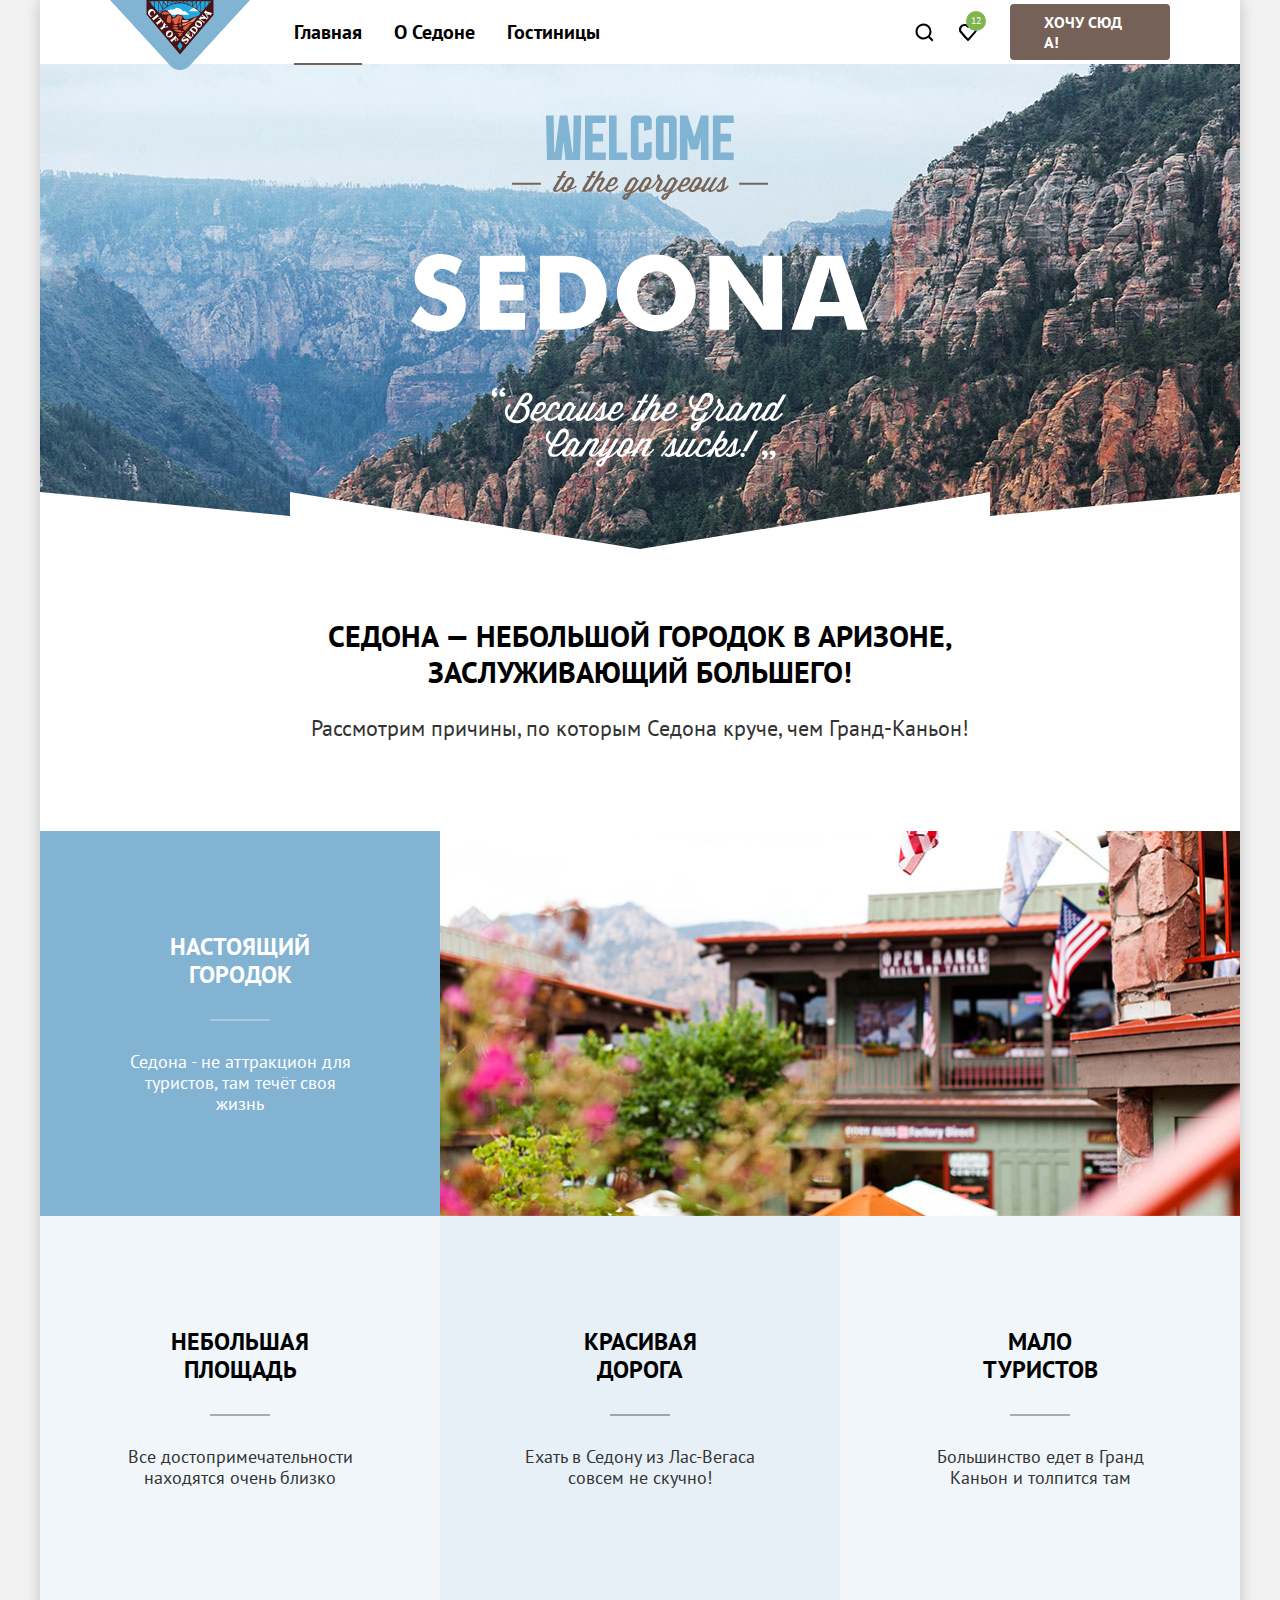
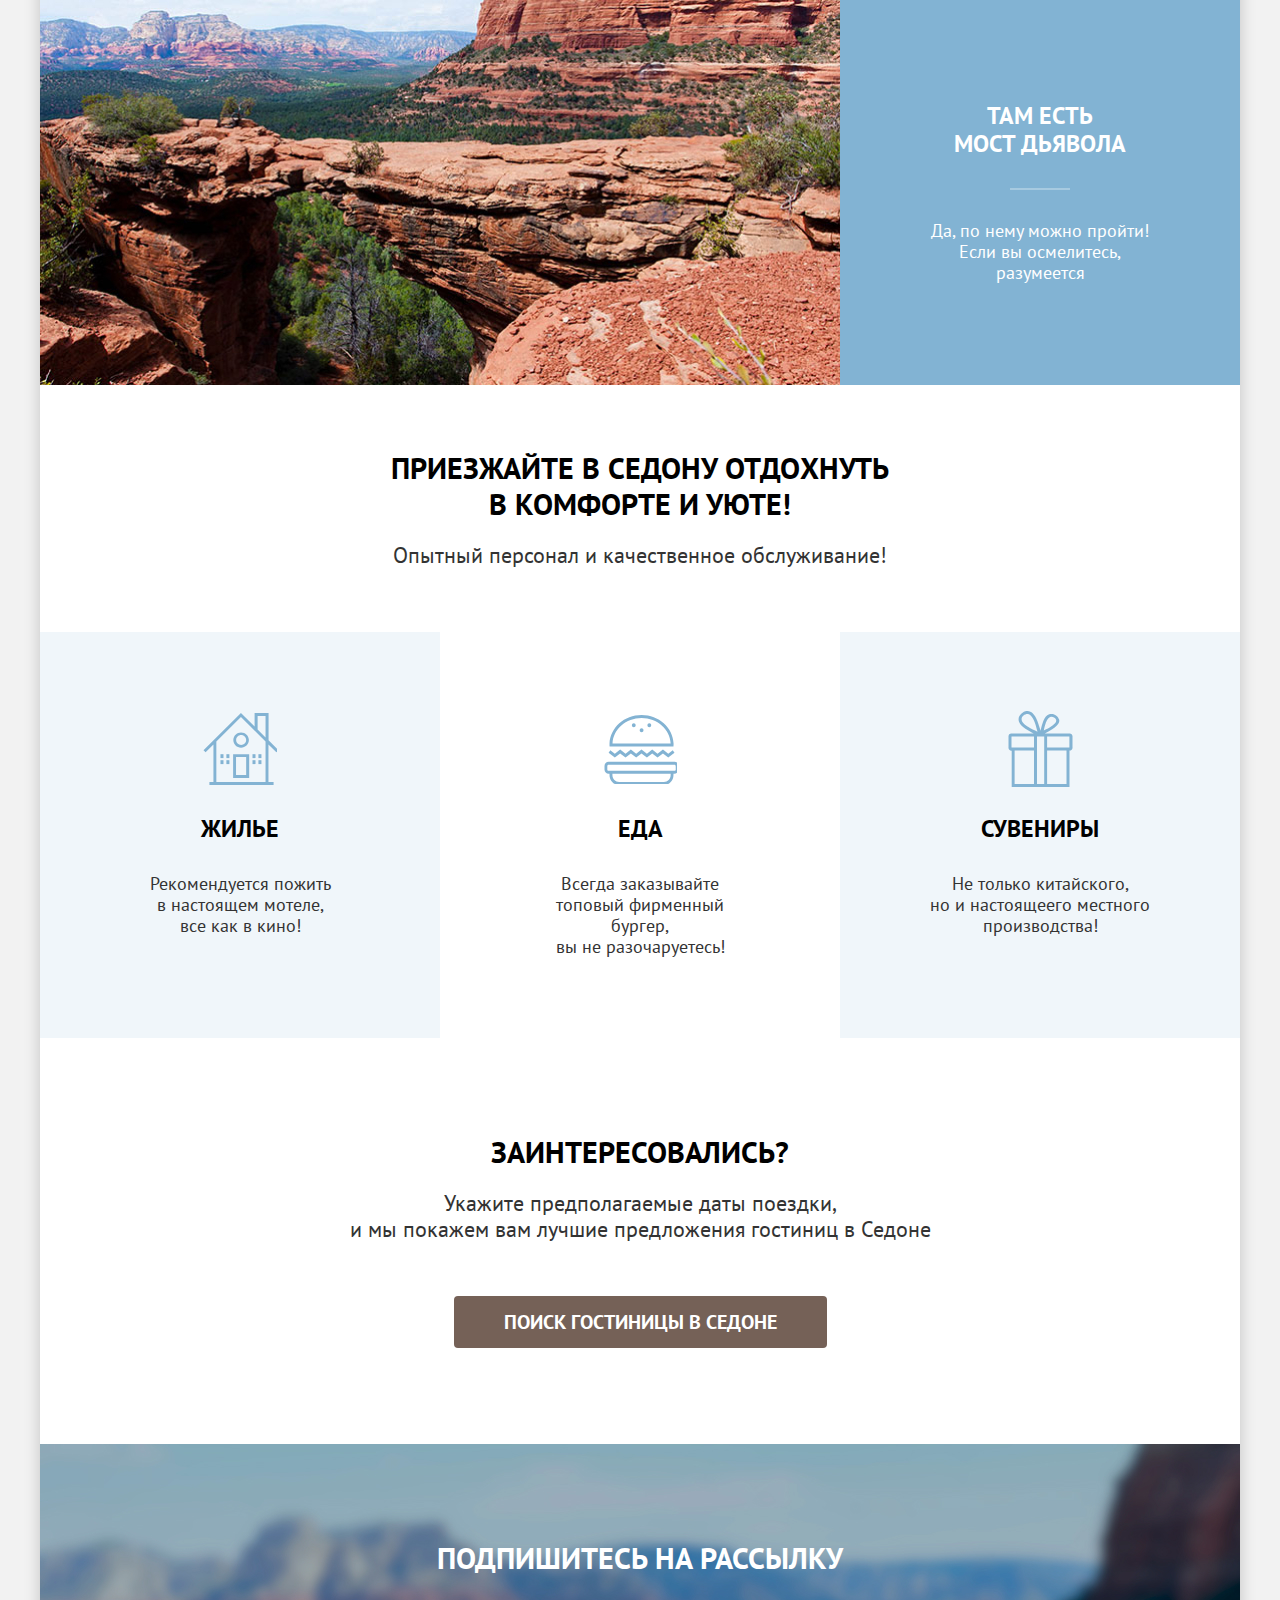
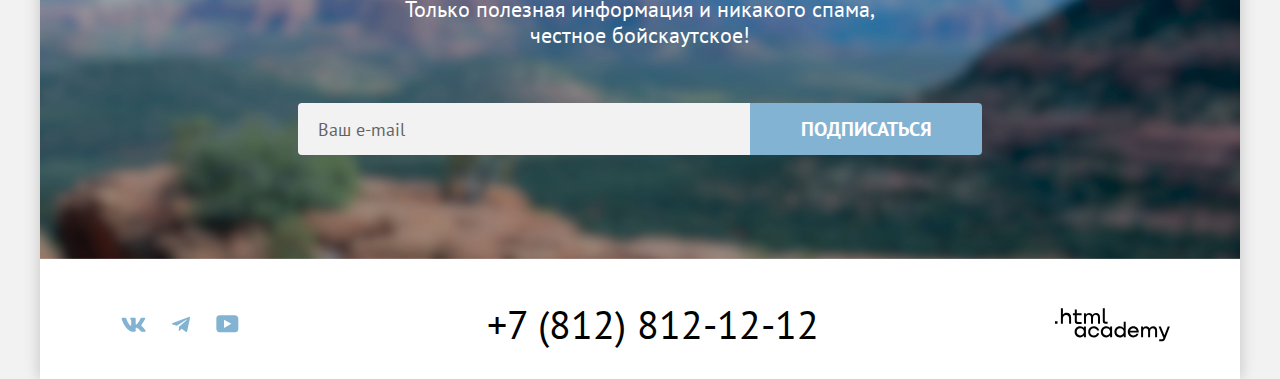
<file: index.html>
<!DOCTYPE html>
<html lang="ru">
  <head>
    <meta charset="utf-8">
    <title>Седона. Городок в Аризоне</title>
    <link rel="stylesheet" href="styles/style.css">
    <link rel="icon" type="image/png" sizes="32x32" href="images/favicon.png">
  </head>
  <body>
    <div class="page-container">
      <header class="page-header" data-test="header">
        <nav class="navigation">
          <a class="navigation-logo">
            <img class="page-header-logo" src="images/svg/logo.svg" width="140" height="70" alt="Логотип города Седона">
          </a>
          <ul class="navigation-list">
            <li class="navigation-item">
              <a class="navigation-link navigation-link-current">Главная</a>
            </li>
            <li class="navigation-item">
              <a class="navigation-link"> О Седоне</a>
            </li>
            <li class="navigation-item">
              <a class="navigation-link" href="catalog.html">Гостиницы</a>
            </li>
          </ul>
          <ul class="navigation-list navigation-user">
              <li class="navigation-item">
              <a class="navigation-link" href="#">
                <svg class="navigation-icon" aria-hidden="true" focusable="false" xmlns="http://www.w3.org/2000/svg"
                    width="19" height="19" viewBox="0 0 19 19" fill="currentColor">
                  <path
                      d="m18.5 17-3.7-3.67c1-1.3 1.7-2.98 1.7-4.87A8 8 0 0 0 8.5.5C4.1.5.5 4.18.5 8.56a8 8 0 0 0 12.9 6.26l3.7 3.68 1.4-1.5Zm-10-2.48a6 6 0 0 1-6-5.96 6 6 0 0 1 12 0 6 6 0 0 1-6 5.96Z" />
                </svg>
                <span class="visually-hidden">Поиск</span></a>
            </li>
            <li class="navigation-item">
              <a class="navigation-link" href="#">
                <svg class="navigation-icon" aria-hidden="true" focusable="false" xmlns="http://www.w3.org/2000/svg"
                    width="18" height="17" viewBox="0 0 18 17" fill="currentColor">
                  <path
                      d="M8.9 17a.9.9 0 0 1-.8-.4c-5.4-6.1-6.7-7.5-7-7.9A5.4 5.4 0 0 1 5.5 0C6.8 0 8 .5 9 1.3a5.46 5.46 0 0 1 9 4.1c0 1.3-.5 2.5-1.3 3.4l-7 7.9c-.2.2-.4.3-.8.3Zm-6-9.5c.3.4 3.5 4 6.1 6.9l6.2-7c.5-.5.7-1.2.7-2 0-1.8-1.5-3.3-3.3-3.3-1 0-2 .5-2.7 1.3-.3.3-.6.4-.9.4-.3 0-.6-.2-.8-.4-.7-.8-1.7-1.3-2.7-1.3-1.8 0-3.3 1.5-3.3 3.3-.1.9.3 1.6.7 2.1-.1 0-.1 0 0 0Z" />
                  </svg>
                <span class="visually-hidden">Избранное</span>
                <span class="notification-badge">12</span></a>
            </li>
          </ul>
          <a class="button header-button" href="#search">Хочу сюда!</a>
        </nav>
      </header>
      <main class="main-container" data-test="main">
        <section class="hero" data-test="hero">
          <h1 class="visually-hidden">Седона - городок в Аризоне</h1>
          <img class="hero-img" src="images/svg/welcome.svg" width="458" height="352" alt="Welcome to the gorgeous Sedona, because the Crand Canyon sucks">
        </section>
        <section class="advantages" data-test="advantages">
          <div class="advantages-container">
            <h2 class="lead">Седона — небольшой городок в Аризоне,<br> заслуживающий большего!</h2>
            <p class="lead-top">Рассмотрим причины, по которым Седона круче, чем Гранд-Каньон!</p>
          </div>
          <ul class="advantages-list">
            <li class="advantages-item-wide">
              <div class="advantages-item-container">
                <h3 class="advantages-title"> Настоящий<br> городок</h3>
                <p class="advantages-description">Седона - не аттракцион для <br>туристов, там течёт своя <br>жизнь</p>
              </div>
              <img class="advantages-img" src="images/background/photo-street.jpg" width="800" height="385"  alt="Домики на фоне гор">
            </li>
            <li class="advantages-item">
              <h3 class="advantages-title"> Небольшая площадь</h3>
              <p class="advantages-description">Все достопримечательности <br>находятся очень близко</p>
            </li><li class="advantages-item advantages-item-three">
              <h3 class="advantages-title"> Красивая<br> дорога</h3>
              <p class="advantages-description">Ехать в Седону из Лас-Вегаса <br>совсем не скучно!</p>
            </li>
            <li class="advantages-item">
              <h3 class="advantages-title">Мало<br> туристов</h3>
              <p class="advantages-description">Большинство едет в Гранд <br>Каньон и толпится там</p>
            </li>
            <li class="advantages-item-wide advantages-item-wide-reverse">
              <div class="advantages-item-container">
                <h3 class="advantages-title"> Там есть <br>мост дьявола</h3>
                <p class="advantages-description">Да, по нему можно пройти! <br>Если вы осмелитесь, <br>разумеется</p>
              </div>
              <img class="advantages-img" src="images/background/photo-grand.jpg"  width="800" height="385" alt="Мост дъявола">
            </li>
          </ul>
        </section>
        <section class="infrastructure">
          <div class="services-container">
            <h2 class="services-title">Приезжайте в седону отдохнуть <br>в комфорте и уюте!</h2>
            <p class="service-lead-top">Опытный персонал и качественное обслуживание!</p>
          </div>
          <ul class="infrastructure-list">
            <li class="infrastructure-item infrastructure-accent">
              <h3 class="infrastructure-title infrastructure-housing">Жилье</h3>
              <p class="infrastructure-description">Рекомендуется пожить <br>в настоящем мотеле, <br>все как в кино!</p>
            </li>
            <li class="infrastructure-item">
              <h3 class="infrastructure-title infrastructure-food">Еда</h3>
              <p class="infrastructure-description">Всегда заказывайте <br>топовый фирменный бургер, <br>вы не разочаруетесь!</p>
            </li>
            <li class="infrastructure-item infrastructure-accent">
              <h3 class="infrastructure-title infrastructure-souvenirs">Сувениры</h3>
              <p class="infrastructure-description">Не только китайского, <br>но и настоящеего местного <br>производства!</p>
            </li>
          </ul>
        </section>
        <section class="search" data-test="search">
          <div class="search-container">
            <h2  class="search-title">Заинтересовались?</h2>
            <p class="search-description">Укажите предполагаемые даты поездки, <br> и мы покажем вам лучшие предложения гостиниц в Седоне</p>
            <button class="button search-button" type="button">Поиск гостиницы в Седоне</button>
          </div>
        </section>
        <section class="subscribe-theme-custom" data-test="subscribe">
          <div class="subscription-container">
            <h2 class="subscribe-title">Подпишитесь на рассылку</h2>
            <p class="subscribe-description">Только полезная информация и никакого спама,<br> честное бойскаутское!</p>
            <form class="subscribe-form" action="https://echo.htmlacademy.ru/" method="post"> 
              <p class="subscribe-form-name">
                <label class="visually-hidden" for="user-email">Почта для рассылки</label>
                <input class="subscription-form-email" type="email" id="user-email" name="user-email" placeholder="Ваш e-mail" required>
              </p>
              <button class="button subscribe-button" type="submit">Подписаться</button>
            </form>
          </div>
        </section>
      </main>
      <footer class="page-footer" data-test="footer">
        <h2 class="visually-hidden">Контакты</h2>
        <div class="page-footer-container">
          <ul class="footer-social-list">
            <li class="footer-social-item">
              <a class="footer-social-link" href="https://vk.com/htmlacademy">
                <svg class="footer-social-icon" aria-hidden="true" focusable="false" xmlns="http://www.w3.org/2000/svg"
                      width="25" height="15" viewBox="0 0 25 15" fill="currentColor">
                  <path fill-rule="evenodd"
                        d="M24.12 1.8c.16-.54 0-.94-.8-.94H20.7c-.67 0-.98.34-1.15.73 0 0-1.33 3.2-3.22 5.27-.61.6-.9.8-1.23.8-.16 0-.41-.2-.41-.75v-5.1c0-.66-.19-.95-.74-.95H9.82c-.42 0-.67.3-.67.59 0 .62.95.76 1.04 2.51v3.8c0 .83-.15.98-.48.98-.9 0-3.06-3.2-4.34-6.88-.25-.72-.5-1-1.18-1H1.57c-.75 0-.9.34-.9.73 0 .68.89 4.07 4.14 8.55 2.17 3.06 5.23 4.72 8 4.72 1.68 0 1.88-.37 1.88-1v-2.32c0-.74.16-.88.7-.88.38 0 1.05.19 2.6 1.66 1.79 1.75 2.08 2.54 3.08 2.54h2.63c.75 0 1.12-.37.9-1.1-.23-.72-1.08-1.77-2.2-3.02-.62-.71-1.54-1.48-1.82-1.86-.39-.5-.28-.71 0-1.15 0 0 3.2-4.42 3.54-5.93Z"
                        clip-rule="evenodd" />
                </svg>
                <span class="visually-hidden">ВКонтакте</span>
              </a>
            </li>
            <li class="footer-social-item">
              <a class="footer-social-link" href="https://t.me/htmlacademy" target="_blank" rel="noreferrer noopener">
                <svg class="footer-social-icon" aria-hidden="true" focusable="false" xmlns="http://www.w3.org/2000/svg"
                      width="18" height="16" viewBox="0 0 18 16" fill="currentColor">
                  <path
                        d="M16.79.96.84 7.1c-1.09.44-1.08 1.05-.2 1.32l4.1 1.28 9.47-5.98c.44-.27.85-.13.52.17l-7.68 6.93-.28 4.22c.41 0 .6-.2.83-.41l1.99-1.94 4.13 3.06c.77.42 1.31.2 1.5-.71l2.72-12.8c.28-1.1-.43-1.61-1.16-1.28Z" />
                </svg>
                <span class="visually-hidden">Телеграм</span>
              </a>
            </li>
            <li class="footer-social-item">
              <a class="footer-social-link" href="https://www.youtube.com/user/htmlacademyru" target="_blank"
                rel="noreferrer noopener">
                <svg class="footer-social-icon" aria-hidden="true" focusable="false" xmlns="http://www.w3.org/2000/svg"
                      width="23" height="18" viewBox="0 0 23 18" fill="currentColor">
                  <path
                        d="M18.94.36H3.51C1.65.36.33 1.95.33 3.76v10.09c0 1.91 1.32 3.5 3.18 3.5h15.65c1.64 0 3.17-1.59 3.17-3.4V3.76c-.22-1.8-1.53-3.4-3.39-3.4ZM7.99 12.89V4.82l7.34 4.04-7.34 4.03Z" />
                </svg>
                <span class="visually-hidden">YouTube</span>
              </a>
            </li>
          </ul>
          <a class="footer-phone-link" href="tel:+78128121212">+7 (812) 812-12-12</a>
          <a class="footer-htmlacademy-link" href="https://htmlacademy.ru/intensive/htmlcss" target="_blank" rel="noreferrer noopener">
            <svg class="footer-htmlacademy-icon" aria-hidden="true" focusable="false" xmlns="http://www.w3.org/2000/svg"
                  width="115" height="34" viewBox="0 0 115 34" fill="currentColor">
              <path
                    d="M0 13.26v2.6h2.5v-2.6H0ZM11.6 4.86c-1.6 0-2.8.7-3.6 1.7h-.1V.36h-2v15.5h2v-5.3c0-2.1 1.3-3.6 3.3-3.6 1.8 0 2.9 1.4 2.9 3.2v5.7h2v-6.1c.1-3-1.8-4.9-4.5-4.9ZM26.6 5.16h-4.8v-3.7h-2v3.8h-1.9v2h1.9v6c0 1.7 1 2.7 2.7 2.7h4.1v-2h-3.7c-.7 0-1.1-.4-1.1-1.1v-5.7h4.8v-2ZM41.1 4.96c-1.6 0-2.9.8-3.5 2.1h-.1c-.6-1.2-1.8-2.1-3.4-2.1-1.4 0-2.5.8-3.1 1.8h-.1v-1.6H29v10.6h2v-5.4c0-2 1-3.5 2.6-3.5 1.5 0 2.4 1 2.4 2.6v6.3h2v-5.6c0-2.4 1.4-3.3 2.6-3.3 1.5 0 2.4 1 2.4 2.6v6.3h2v-6.5c.1-2.5-1.4-4.3-3.9-4.3ZM47.8 13.06c0 1.7 1 2.7 2.8 2.7h2v-2h-1.7c-.7 0-1.1-.4-1.1-1.1V.36h-2v12.7ZM28.9 20.06c-.9-1.1-2.2-1.8-3.9-1.8-3.1 0-5.4 2.3-5.4 5.6s2.3 5.6 5.4 5.6c1.8 0 3-.8 3.8-1.9h.1v1.6h2v-10.6h-2v1.5Zm-3.6 7.4c-2.2 0-3.6-1.6-3.6-3.6s1.4-3.6 3.6-3.6 3.6 1.6 3.6 3.6c0 1.9-1.4 3.6-3.6 3.6ZM44.2 22.36c-.5-2.4-2.6-4.1-5.4-4.1a5.4 5.4 0 0 0-5.6 5.6c0 3.1 2.2 5.6 5.6 5.6 2.8 0 4.9-1.8 5.4-4.2h-2.1a3.4 3.4 0 0 1-3.3 2.3c-2.2 0-3.6-1.6-3.6-3.6s1.4-3.6 3.6-3.6c1.6 0 2.8 1 3.3 2.2h2.1v-.2ZM55.1 20.06c-.9-1.1-2.2-1.8-3.9-1.8-3.1 0-5.4 2.3-5.4 5.6s2.3 5.6 5.4 5.6c1.8 0 3-.8 3.8-1.9h.1v1.6h2v-10.6h-2v1.5Zm-3.6 7.4c-2.2 0-3.6-1.6-3.6-3.6s1.4-3.6 3.6-3.6 3.6 1.6 3.6 3.6c0 1.9-1.5 3.6-3.6 3.6ZM68.7 20.16c-.9-1.1-2.2-1.9-3.9-1.9-3.1 0-5.4 2.3-5.4 5.6s2.2 5.6 5.4 5.6c1.7 0 3-.8 3.8-1.8h.1v1.5h2v-15.4h-2v6.4Zm-3.6 7.3c-2.2 0-3.6-1.6-3.6-3.6s1.4-3.6 3.6-3.6 3.6 1.6 3.6 3.6c-.1 2-1.5 3.6-3.6 3.6ZM78.3 18.26c-3.3 0-5.5 2.5-5.5 5.6 0 3 2.1 5.6 5.5 5.6 2.5 0 4.5-1.3 5.2-3.6h-2.1c-.5 1-1.6 1.6-3 1.6-1.9 0-3.3-1.3-3.4-2.9h8.8c.2-3.6-2-6.3-5.5-6.3Zm0 1.9c1.7 0 3 1 3.3 2.6h-6.5c.3-1.5 1.5-2.6 3.2-2.6ZM98.2 18.26c-1.6 0-2.9.8-3.6 2h-.1c-.6-1.2-1.8-2-3.4-2-1.4 0-2.5.7-3.1 1.8v-1.5h-1.9v10.6h2v-5.4c0-2 1-3.4 2.6-3.5 1.5 0 2.4 1 2.4 2.6v6.3h2v-5.6c0-2.4 1.4-3.3 2.6-3.3 1.5 0 2.4 1 2.4 2.6v6.3h2v-6.5c.1-2.6-1.4-4.4-3.9-4.4ZM109.4 27.36l-3.6-8.9h-2.2l4.8 11.6c-.3.9-.7 1.2-1.7 1.2h-2.5v2h2.5c1.8 0 2.8-.8 3.5-2.6l4.7-12.2h-2.1l-3.4 8.9Z" />
            </svg>
            <span class="visually-hidden">HTML Academy</span>
          </a>
        </div>
      </footer>
    </div>
    <div class="modal-container modal-container-close">
      <div class="modal modal-search">
        <section class="modal-window">
          <h2 class="modal-title">Поиск гостиницы в Седоне</h2>
          <button class="modal-button-close" type="button">
            <span class="visually-hidden">Закрыть</span>
            <svg width="15" height="15" viewBox="0 0 15 15" fill="currentColor" xmlns="http://www.w3.org/2000/svg">
              <path
                d="M14.5 1.78 13.2.5 7.49 6.2 1.79.5.48 1.8l5.7 5.7-5.7 5.7 1.3 1.3 5.7-5.7 5.7 5.7 1.3-1.3-5.7-5.7 5.7-5.7Z" />
            </svg>
          </button>
          <form class="form-search" action="https://echo.htmlacademy.ru/" method="post">
            <p class="field-group">
              <label class="form-search-label" for="search-checkin">Дата заезда:</label>
              <input class="form-search-input input-date" type="text" name="search-checkin"
                value="27 апреля 2020" id="search-checkin" placeholder="Укажите дату" required>
              <span class="modal-message modal-message-error">Мы не можем отправить вас в прошлое.</span>
            </p>
            <p class="field-group">
              <label class="form-search-label" for="search-checkout">Дата выезда:</label>
              <input class="form-search-input input-date" type="text" name="search-checkout"
                value="1 сентября 2023" id="search-checkout" placeholder="Укажите дату" required>
              <span class="modal-message">На эти даты есть свободные номера. Пока есть.</span>
            </p>
            <p class="field-group field-group-count">
              <span class="form-search-option-adults">
                <label class="form-search-label" for="search-adults">Взрослые:</label>
                <span class="count-container">
                <button class="count-button count-button-minus" type="button">
                  <svg width="14" height="14" viewBox="0 0 14 14" fill="currentColor" xmlns="http://www.w3.org/2000/svg"><path d="M0 6v2h8h6V6Z"/></svg>
                  <span class="visually-hidden">Уменьшить количество взрослых</span>
                </button>
                <input class="form-search-input input-count" type="number" name="search-adults"
                  value="2" placeholder="1" id="search-adults" required>
                <button class="count-button count-button-plus" type="button">
                <svg width="14" height="14" viewBox="0 0 14 14" fill="currentColor" xmlns="http://www.w3.org/2000/svg"><path d="M14 6H8V0H6v6H0v2h6v6h2V8h6V6Z"/></svg>
                <span class="visually-hidden">Увеличить количество взрослых</span>
                </button>
                </span>
              </span>
              <span class="form-search-option-kids">
                <span class="form-label-icon">
                  <label class="form-search-label-kids" for="search-kids">Дети:</label>
                  <span class="tooltip">
                    <button class="tooltip-toggle" type="button" aria-labelledby="tooltip-label-date">
                      <svg class="tooltip-icon"  width="26" height="26" viewBox="0 0 26 26" fill="currentColor" xmlns="http://www.w3.org/2000/svg"><circle cx="13" cy="13" r="13"/><path fill-rule="evenodd" clip-rule="evenodd" d="M12 7h2v2h-2V7Zm2 12h-2v-9h2v9Z" fill="#ffffff"/></svg>
                    </button>
                    <span class="tooltip-text" role="tooltip" id="tooltip-label-date">Укажите количество детей, которые будут с вами, возраст которых от 6 до 18 лет. Дети до 6 лет размещаются бесплатно.</span>
                  </span>
                </span>
                <span class="count-container">
                  <button class="count-button count-button-minus" type="button">
                    <svg width="14" height="14" viewBox="0 0 14 14" fill="currentColor" xmlns="http://www.w3.org/2000/svg"><path d="M0 6v2h8h6V6Z"/></svg>
                    <span class="visually-hidden">Уменьшить количество детей</span>
                  </button>
                  <input class="form-search-input input-count" type="number" id="search-kids" name="search-kids"
                    value="2" placeholder="1" required>
                  <button class="count-button input-count-button-plus" type="button">
                  <svg width="14" height="14" viewBox="0 0 14 14" fill="currentColor" xmlns="http://www.w3.org/2000/svg"><path d="M14 6H8V0H6v6H0v2h6v6h2V8h6V6Z"/></svg>
                  <span class="visually-hidden">Увеличить количество детей</span>
                  </button>
                  </span>
              </span>
            </p>
            <button class="button form-search-button" type="submit">Найти</button>
          </form>
        </section>
      </div>
    </div>
  </body>
</html>
</file>
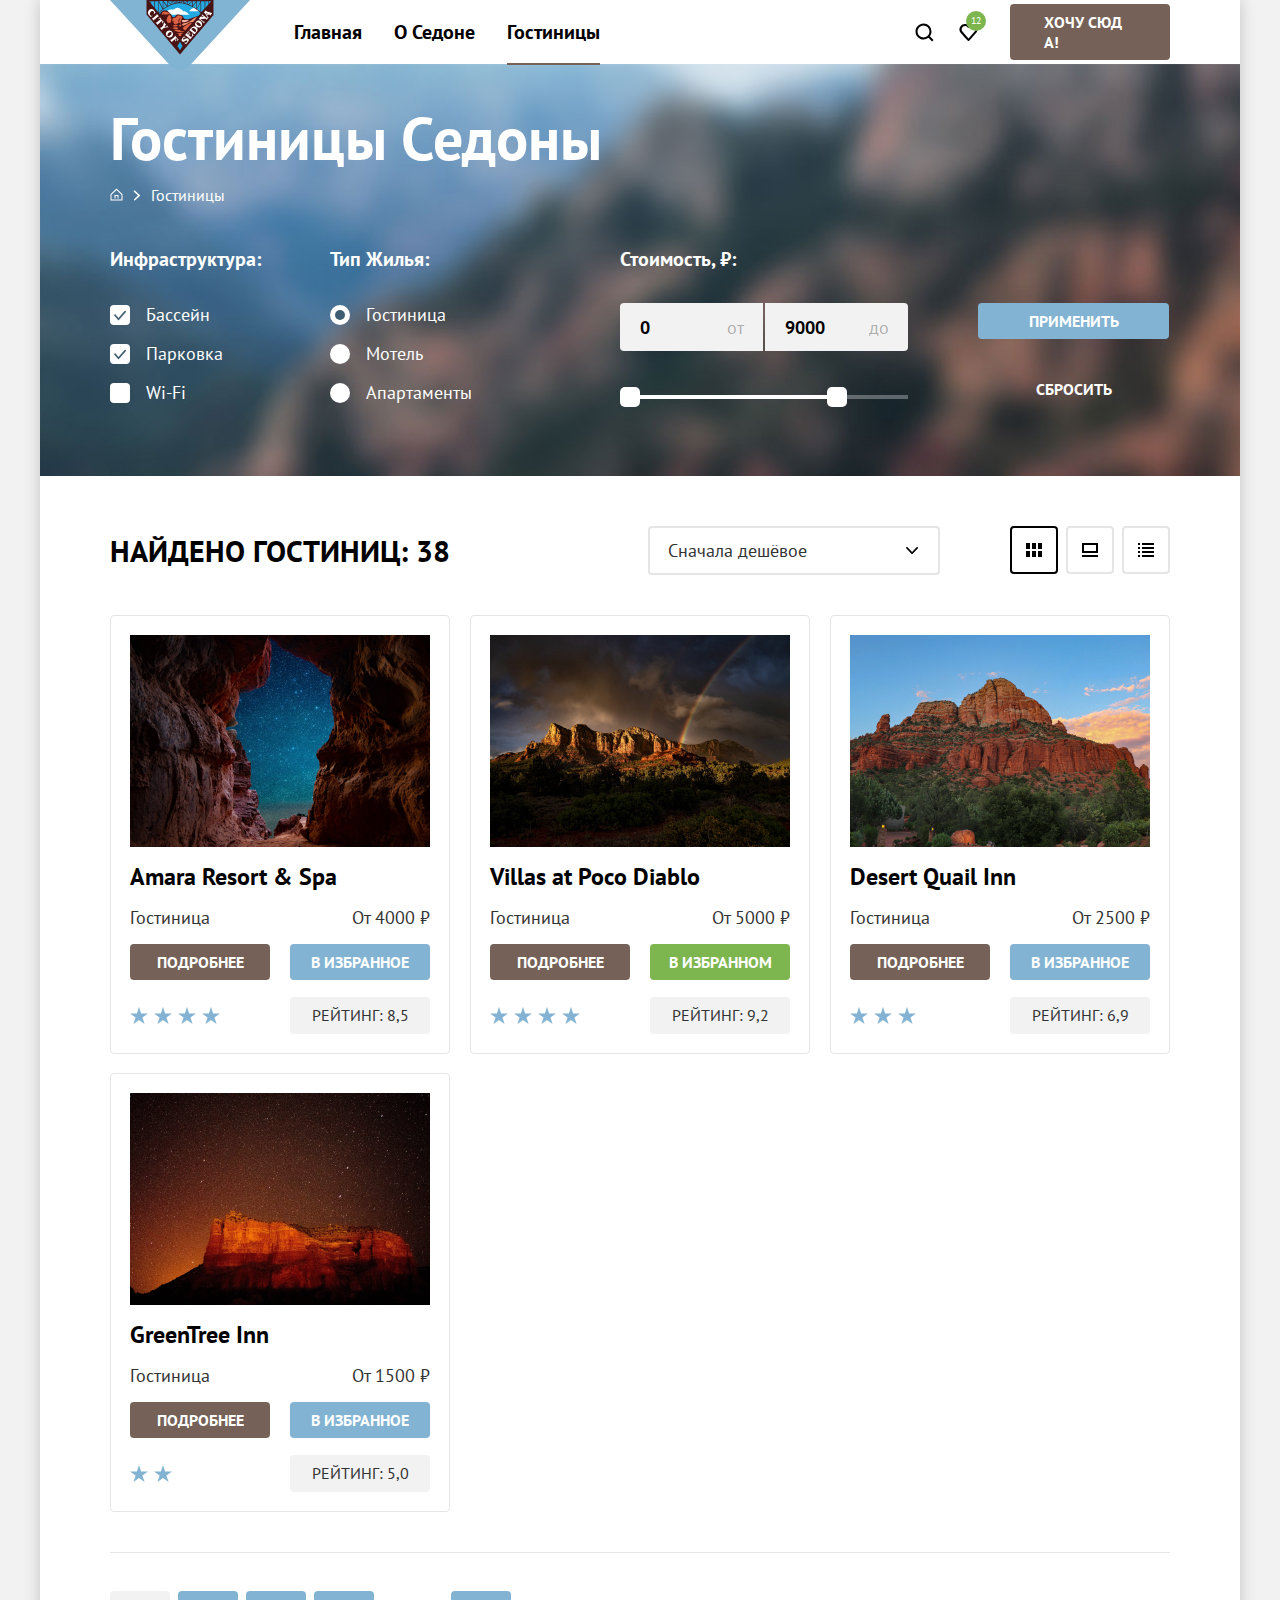
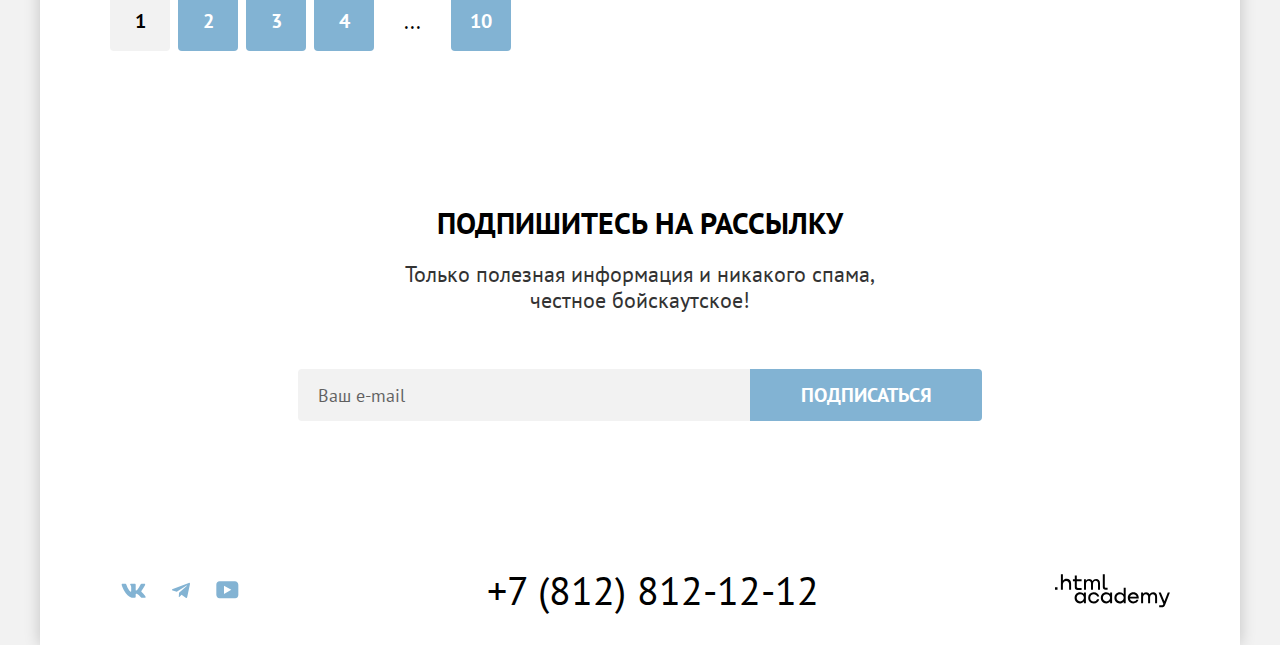
<file: catalog.html>
<!DOCTYPE html>
<html lang="ru">
  <head>
    <meta charset="utf-8">
    <title>Седона. Городок в Аризоне</title>
    <link rel="stylesheet" href="styles/style.css">
    <link rel="icon" type="image/png" sizes="32x32" href="images/favicon.png">
  </head>
  <body>
    <div class="page-container">
      <header class="page-header" data-test="header">
        <nav class="navigation">
          <a class="navigation-logo" href="index.html">
            <img class="page-header-logo" src="images/svg/logo.svg" width="140" height="70" alt="Логотип города Седона">
          </a>
          <ul class="navigation-list">
            <li class="navigation-item">
              <a class="navigation-link" href="index.html">Главная</a>
            </li>
            <li class="navigation-item">
              <a class="navigation-link"> О Седоне</a>
            </li>
            <li class="navigation-item">
              <a class="navigation-link navigation-link-current">Гостиницы</a>
            </li>
          </ul>
          <ul class="navigation-list navigation-user">
            <li class="navigation-item">
            <a class="navigation-link" href="#">
              <svg class="navigation-icon" aria-hidden="true" focusable="false" xmlns="http://www.w3.org/2000/svg"
                    width="19" height="19" viewBox="0 0 19 19" fill="currentColor">
                <path
                      d="m18.5 17-3.7-3.67c1-1.3 1.7-2.98 1.7-4.87A8 8 0 0 0 8.5.5C4.1.5.5 4.18.5 8.56a8 8 0 0 0 12.9 6.26l3.7 3.68 1.4-1.5Zm-10-2.48a6 6 0 0 1-6-5.96 6 6 0 0 1 12 0 6 6 0 0 1-6 5.96Z" />
              </svg>
              <span class="visually-hidden">Поиск</span></a>
            </li>
            <li class="navigation-item">
              <a class="navigation-link" href="#">
                <svg class="navigation-icon" aria-hidden="true" focusable="false" xmlns="http://www.w3.org/2000/svg"
                    width="19" height="17" viewBox="0 0 18 17" fill="currentColor">
                  <path
                      d="M8.9 17a.9.9 0 0 1-.8-.4c-5.4-6.1-6.7-7.5-7-7.9A5.4 5.4 0 0 1 5.5 0C6.8 0 8 .5 9 1.3a5.46 5.46 0 0 1 9 4.1c0 1.3-.5 2.5-1.3 3.4l-7 7.9c-.2.2-.4.3-.8.3Zm-6-9.5c.3.4 3.5 4 6.1 6.9l6.2-7c.5-.5.7-1.2.7-2 0-1.8-1.5-3.3-3.3-3.3-1 0-2 .5-2.7 1.3-.3.3-.6.4-.9.4-.3 0-.6-.2-.8-.4-.7-.8-1.7-1.3-2.7-1.3-1.8 0-3.3 1.5-3.3 3.3-.1.9.3 1.6.7 2.1-.1 0-.1 0 0 0Z" />
                </svg>
                <span class="visually-hidden">Избранное</span>
                <span class="notification-badge">12</span></a>
            </li>
          </ul>
          <a class="button header-button" href="#search">Хочу сюда!</a>
        </nav>
      </header>
      <main class="main-container main-catalog" data-test="main">
        <section class="inner-wrapper">
          <div class="inner-content">
            <header class="inner-header">
              <h1 class="inner-header-title">Гостиницы Седоны</h1>
              <ul class="breadcrumbs">
                <li class="breadcrumbs-item breadcrumbs-item-main">
                  <a class="breadcrumbs-link breadcrumbs-link-home" href="index.html">
                    <span class="visually-hidden">Главная</span>
                  </a>
                </li>
                <li class="breadcrumbs-item">
                  <a class="breadcrumbs-link">Гостиницы</a>
                </li>
              </ul>
            </header>
            <section class="filters" data-test="filter">
              <h2 class="visually-hidden">Фильтры</h2>
              <form class="catalog-filter-form" action="https://echo.htmlacademy.ru/" method="get">
                <fieldset class="catalog-filter-group">
                  <legend class="catalog-filter-title">Инфраструктура:</legend>
                  <ul class="catalog-filter-list">
                    <li class="catalog-filter-item">
                      <label class="control">
                        <input class="control-input visually-hidden" type="checkbox" name="pool" checked>
                        <span class="control-mark"></span>
                        <span class="control-label">Бассейн</span>
                      </label>
                    </li>
                    <li class="catalog-filter-item">
                      <label class="control">
                        <input class="control-input visually-hidden" type="checkbox" name="parking" checked>
                        <span class="control-mark"></span>
                        <span class="control-label">Парковка</span>
                      </label>
                    </li>
                    <li class="catalog-filter-item">
                      <label class="control">
                        <input class="control-input visually-hidden" type="checkbox" name="wi-fi">
                        <span class="control-mark"></span>
                        <span class="control-label">Wi-Fi</span>
                      </label>
                    </li>
                  </ul>
                </fieldset>
                <fieldset class="catalog-filter-group">
                  <legend class="catalog-filter-title">Тип Жилья:</legend>
                  <ul class="catalog-filter-list">
                    <li class="catalog-filter-item">
                      <label class="control">
                        <input class="control-input visually-hidden" type="radio" name="type-hotels" value="hotel" checked>
                        <span class="radio-input"></span>
                        <span class="radio-label">Гостиница</span>
                      </label>
                    </li>
                    <li class="catalog-filter-item">
                      <label class="control">
                        <input class="control-input visually-hidden" type="radio" name="type-hotels" value="motel">
                        <span class="radio-input"></span>
                        <span class="radio-label">Мотель</span>
                      </label>
                    </li>
                    <li class="catalog-filter-item">
                      <label class="control">
                        <input class="control-input visually-hidden" type="radio" name="type-hotels" value="apartaments">
                        <span class="radio-input"></span>
                        <span class="radio-label">Апартаменты</span>
                      </label>
                    </li>
                  </ul>
                </fieldset>
                <fieldset class="catalog-filter-group filter-control">
                  <legend class="catalog-filter-title filter-title-price">Стоимость, ₽:</legend>
                  <div class="filter-wrapper-inputs">
                    <div class="filter-input-box input-min-box">
                      <label class="visually-hidden" for="price-min">Установите минимальную цену</label>
                      <input class="filter-control-input filter-control-input-min" type="number" name="price-min" id="price-min" value="0" min="0" required>
                      <span class="filter-input-placeholder filter-input-placeholder-min">от</span>
                    </div>
                    <div class="filter-input-box input-max-box">
                      <label class="visually-hidden" for="price-max">Установите максимальную цену</label>
                      <input class="filter-control-input filter-control-input-max" type="number" name="price-max" id="price-max" value="9000" required>
                      <span class="filter-input-placeholder filter-input-placeholder-max">до</span>
                    </div>
                  </div>
                  <div class="filter-wrapper">
                    <div class="filter-bar">
                      <div class="filter-range-bar" style="left: 0; right: 61px;">
                        <button class="filter-range-toggle filter-range-toggle-min" type="button">
                          <span class="visually-hidden">Изменить минимальную цену</span>
                        </button>
                        <button class="filter-range-toggle filter-range-toggle-max" type="button">
                          <span class="visually-hidden">Изменить максимальную цену</span>
                        </button>
                      </div>
                    </div>
                  </div>
                </fieldset>
                <div class="filter-button-box">
                  <button class="apply-button button button-blue" type="submit">Применить</button>
                  <button class="clear-button button" type="reset">Сбросить</button>
                </div>
              </form>
            </section>
          </div>
        </section>
        <section class="catalog-products" data-test="catalog">
          <h2 class="visually-hidden">Гостиницы Седоны</h2>
          <p class="catalog-products-title">Найдено гостиниц: 38</p>
          <div>
            <select class="select-control text-block color-second" aria-label="Сортировка">
              <option value="popular" selected>Сначала дешёвое</option>
              <option value="cheap">Сначала дорогое</option>
              <option value="expensive">Сначала популярное</option>
            </select>
          </div>

          <div class="catalog-products-buttons">
            <a class="catalog-tiles catalog-tiles-current catalog-tile-icon" href="catalog.html?view=tile">
              <span class="visually-hidden">Показать плиткой</span>
            </a>
            <a class="catalog-tiles catalog-card-icon" href="catalog.html?view=card">
              <span class="visually-hidden">Показать карточками</span>
            </a>
            <a class="catalog-tiles card-grid-toggle catalog-list-icon" href="catalog.html?view=list">
              <span class="visually-hidden">Показать списком</span>
            </a>
          </div>
        </section>
        <section class="catalog" data-test="catalog">  
          <h2 class="visually-hidden">Жилье</h2>
          <ul class="product-list">
            <li class="product-card">
              <a class="product-card-link" href="#">
                <img class="product-card-image" src="images/hotel/amara-resort-spa.jpg"  width="300" height="212" alt="Звездное небо в расщелине гор">
                <h3 class="product-card-title">Amara Resort & Spa</h3>
              </a>
              <p class="product-card-type">
                <span class="card-type">Гостиница </span>
                <b class="card-price">От 4000 ₽</b>
              </p>
              <p class="card-buttons">
                <a class="button product-button-link" href="#">Подробнее</a>
                <button class="button add-favorite-button" type="button">В избранное</button>
              </p>
              <div class="card-rating">
                <ul class="card-rating-list">
                  <li class="card-rating-item"></li>
                  <li class="card-rating-item"></li>
                  <li class="card-rating-item"></li>
                  <li class="card-rating-item"></li>
                </ul>
                <span class="visually-hidden">4 звезды</span>
                <span class="card-rating-text">Рейтинг: 8,5
                </span>
              </div>
            </li>
            <li class="product-card">
              <a class="product-card-link" href="#1">
                <img class="product-card-image" src="images/hotel/villas-at-poco-diablo.jpg"  width="300" height="212" alt="Горы и радуга">
                <h3 class="product-card-title">Villas at Poco Diablo</h3>
              </a>
              <p class="product-card-type">
                <span class="card-type">Гостиница </span>
                <b class="card-price">От 5000 ₽</b>
              </p>
              <p class="card-buttons">
                <a class="button product-button-link" href="#">Подробнее</a>
                <button class="button add-favorite-button favorites-checked" type="button">В избранном</button>
              </p>
              <div class="card-rating">
                <ul class="card-rating-list">
                  <li class="card-rating-item"></li>
                  <li class="card-rating-item"></li>
                  <li class="card-rating-item"></li>
                  <li class="card-rating-item"></li>
                </ul>
                <span class="visually-hidden">4 звезды</span>
                <span class="card-rating-text">Рейтинг: 9,2</span>
              </div>
            </li>
            <li class="product-card">
              <a class="product-card-link" href="#">
                <img class="product-card-image" src="images/hotel/desert-quail-inn.jpg"  width="300" height="212" alt="Горы на фоне голубого неба">
                <h3 class="product-card-title">Desert Quail Inn</h3>
              </a>
              <p class="product-card-type">
                <span class="card-type">Гостиница</span>
                <b class="card-price">От 2500 ₽</b>
              </p>
              <p class="card-buttons">
                <a class="button product-button-link" href="#">Подробнее</a>
                <button class="button add-favorite-button" type="button">В избранное</button>
              </p>
              <div class="card-rating">
                <ul class="card-rating-list">
                  <li class="card-rating-item"></li>
                  <li class="card-rating-item"></li>
                  <li class="card-rating-item"></li>
                </ul>
                <span class="visually-hidden">3 звезды</span>
                <span class="card-rating-text">Рейтинг: 6,9</span>
              </div>
            </li>
            <li class="product-card">
              <a class="product-card-link" href="#">
                <img class="product-card-image" src="images/hotel/green-tree-inn.jpg"  width="300" height="212" alt="Горы и звезды">
                <h3 class="product-card-title">GreenTree Inn</h3>
              </a>
              <p class="product-card-type">
                <span class="card-type">Гостиница</span>
                <b class="card-price">От 1500 ₽</b>
              </p>
              <p class="card-buttons">
                <a class="button product-button-link" href="#">Подробнее</a>
                <button class="button add-favorite-button" type="button">В избранное</button>
              </p>
              <div class="card-rating">
                <ul class="card-rating-list">
                  <li class="card-rating-item"></li>
                  <li class="card-rating-item"></li>
                </ul>
                <span class="visually-hidden">2 звезды</span>
                <span class="card-rating-text">Рейтинг: 5,0</span>
              </div>
            </li>
          </ul>
          <ul class="pagination">
            <li class="pagination-item">
              <a class="pagination-link pagination-link-current">1</a>
            </li>
            <li class="pagination-item">
              <a class="pagination-link" href="#">2</a>
            </li>
            <li class="pagination-item">
              <a class="pagination-link" href="#">3</a>
            </li>
            <li class="pagination-item">
              <a class="pagination-link" href="#">4</a>
            </li>
            <li class="pagination-item">
              <a class="pagination-text pagination-dots">...</a>
            </li>
            <li class="pagination-item">
              <a class="pagination-link" href="#">10</a>
            </li>
          </ul>
        </section>
        <section class="subscribe" data-test="subscribe">
          <div class="subscription-container-catalog">
            <h2 class="subscribe-title">Подпишитесь на рассылку</h2>
            <p class="subscribe-description-item">Только полезная информация и никакого спама,<br> честное бойскаутское!</p>
            <form class="subscribe-form" action="https://echo.htmlacademy.ru/" method="post"> 
              <p class="subscribe-form-name">
                <label class="visually-hidden" for="user-email">Почта для рассылки</label>
                <input class="subscription-form-email" type="email" id="user-email" name="user-email" placeholder="Ваш e-mail" required>
              </p>
              <button class="button subscribe-button" type="submit">Подписаться</button>
            </form>
          </div>
        </section>
      </main>
      <footer class="page-footer" data-test="footer">
        <h2 class="visually-hidden">Контакты</h2>
        <div class="page-footer-container">
          <ul class="footer-social-list">
            <li class="footer-social-item">
              <a class="footer-social-link" href="https://vk.com/htmlacademy">
                <svg class="footer-social-icon" aria-hidden="true" focusable="false" xmlns="http://www.w3.org/2000/svg"
                      width="25" height="15" viewBox="0 0 25 15" fill="currentColor">
                  <path fill-rule="evenodd"
                        d="M24.12 1.8c.16-.54 0-.94-.8-.94H20.7c-.67 0-.98.34-1.15.73 0 0-1.33 3.2-3.22 5.27-.61.6-.9.8-1.23.8-.16 0-.41-.2-.41-.75v-5.1c0-.66-.19-.95-.74-.95H9.82c-.42 0-.67.3-.67.59 0 .62.95.76 1.04 2.51v3.8c0 .83-.15.98-.48.98-.9 0-3.06-3.2-4.34-6.88-.25-.72-.5-1-1.18-1H1.57c-.75 0-.9.34-.9.73 0 .68.89 4.07 4.14 8.55 2.17 3.06 5.23 4.72 8 4.72 1.68 0 1.88-.37 1.88-1v-2.32c0-.74.16-.88.7-.88.38 0 1.05.19 2.6 1.66 1.79 1.75 2.08 2.54 3.08 2.54h2.63c.75 0 1.12-.37.9-1.1-.23-.72-1.08-1.77-2.2-3.02-.62-.71-1.54-1.48-1.82-1.86-.39-.5-.28-.71 0-1.15 0 0 3.2-4.42 3.54-5.93Z"
                        clip-rule="evenodd" />
                </svg>
                <span class="visually-hidden">ВКонтакте</span>
              </a>
            </li>
            <li class="footer-social-item">
              <a class="footer-social-link" href="https://t.me/htmlacademy" target="_blank" rel="noreferrer noopener">
                <svg class="footer-social-icon" aria-hidden="true" focusable="false" xmlns="http://www.w3.org/2000/svg"
                      width="18" height="16" viewBox="0 0 18 16" fill="currentColor">
                  <path
                        d="M16.79.96.84 7.1c-1.09.44-1.08 1.05-.2 1.32l4.1 1.28 9.47-5.98c.44-.27.85-.13.52.17l-7.68 6.93-.28 4.22c.41 0 .6-.2.83-.41l1.99-1.94 4.13 3.06c.77.42 1.31.2 1.5-.71l2.72-12.8c.28-1.1-.43-1.61-1.16-1.28Z" />
                </svg>
                <span class="visually-hidden">Телеграм</span>
              </a>
            </li>
            <li class="footer-social-item">
              <a class="footer-social-link" href="https://www.youtube.com/user/htmlacademyru" target="_blank"
                rel="noreferrer noopener">
                <svg class="footer-social-icon" aria-hidden="true" focusable="false" xmlns="http://www.w3.org/2000/svg"
                      width="23" height="18" viewBox="0 0 23 18" fill="currentColor">
                  <path
                        d="M18.94.36H3.51C1.65.36.33 1.95.33 3.76v10.09c0 1.91 1.32 3.5 3.18 3.5h15.65c1.64 0 3.17-1.59 3.17-3.4V3.76c-.22-1.8-1.53-3.4-3.39-3.4ZM7.99 12.89V4.82l7.34 4.04-7.34 4.03Z" />
                </svg>
                <span class="visually-hidden">YouTube</span>
              </a>
            </li>
          </ul>
          <a class="footer-phone-link" href="tel:+78128121212">+7 (812) 812-12-12</a>
          <a class="footer-htmlacademy-link" href="https://htmlacademy.ru/intensive/htmlcss" target="_blank" rel="noreferrer noopener">
            <svg class="footer-htmlacademy-icon" aria-hidden="true" focusable="false" xmlns="http://www.w3.org/2000/svg"
                  width="115" height="34" viewBox="0 0 115 34" fill="currentColor">
              <path
                    d="M0 13.26v2.6h2.5v-2.6H0ZM11.6 4.86c-1.6 0-2.8.7-3.6 1.7h-.1V.36h-2v15.5h2v-5.3c0-2.1 1.3-3.6 3.3-3.6 1.8 0 2.9 1.4 2.9 3.2v5.7h2v-6.1c.1-3-1.8-4.9-4.5-4.9ZM26.6 5.16h-4.8v-3.7h-2v3.8h-1.9v2h1.9v6c0 1.7 1 2.7 2.7 2.7h4.1v-2h-3.7c-.7 0-1.1-.4-1.1-1.1v-5.7h4.8v-2ZM41.1 4.96c-1.6 0-2.9.8-3.5 2.1h-.1c-.6-1.2-1.8-2.1-3.4-2.1-1.4 0-2.5.8-3.1 1.8h-.1v-1.6H29v10.6h2v-5.4c0-2 1-3.5 2.6-3.5 1.5 0 2.4 1 2.4 2.6v6.3h2v-5.6c0-2.4 1.4-3.3 2.6-3.3 1.5 0 2.4 1 2.4 2.6v6.3h2v-6.5c.1-2.5-1.4-4.3-3.9-4.3ZM47.8 13.06c0 1.7 1 2.7 2.8 2.7h2v-2h-1.7c-.7 0-1.1-.4-1.1-1.1V.36h-2v12.7ZM28.9 20.06c-.9-1.1-2.2-1.8-3.9-1.8-3.1 0-5.4 2.3-5.4 5.6s2.3 5.6 5.4 5.6c1.8 0 3-.8 3.8-1.9h.1v1.6h2v-10.6h-2v1.5Zm-3.6 7.4c-2.2 0-3.6-1.6-3.6-3.6s1.4-3.6 3.6-3.6 3.6 1.6 3.6 3.6c0 1.9-1.4 3.6-3.6 3.6ZM44.2 22.36c-.5-2.4-2.6-4.1-5.4-4.1a5.4 5.4 0 0 0-5.6 5.6c0 3.1 2.2 5.6 5.6 5.6 2.8 0 4.9-1.8 5.4-4.2h-2.1a3.4 3.4 0 0 1-3.3 2.3c-2.2 0-3.6-1.6-3.6-3.6s1.4-3.6 3.6-3.6c1.6 0 2.8 1 3.3 2.2h2.1v-.2ZM55.1 20.06c-.9-1.1-2.2-1.8-3.9-1.8-3.1 0-5.4 2.3-5.4 5.6s2.3 5.6 5.4 5.6c1.8 0 3-.8 3.8-1.9h.1v1.6h2v-10.6h-2v1.5Zm-3.6 7.4c-2.2 0-3.6-1.6-3.6-3.6s1.4-3.6 3.6-3.6 3.6 1.6 3.6 3.6c0 1.9-1.5 3.6-3.6 3.6ZM68.7 20.16c-.9-1.1-2.2-1.9-3.9-1.9-3.1 0-5.4 2.3-5.4 5.6s2.2 5.6 5.4 5.6c1.7 0 3-.8 3.8-1.8h.1v1.5h2v-15.4h-2v6.4Zm-3.6 7.3c-2.2 0-3.6-1.6-3.6-3.6s1.4-3.6 3.6-3.6 3.6 1.6 3.6 3.6c-.1 2-1.5 3.6-3.6 3.6ZM78.3 18.26c-3.3 0-5.5 2.5-5.5 5.6 0 3 2.1 5.6 5.5 5.6 2.5 0 4.5-1.3 5.2-3.6h-2.1c-.5 1-1.6 1.6-3 1.6-1.9 0-3.3-1.3-3.4-2.9h8.8c.2-3.6-2-6.3-5.5-6.3Zm0 1.9c1.7 0 3 1 3.3 2.6h-6.5c.3-1.5 1.5-2.6 3.2-2.6ZM98.2 18.26c-1.6 0-2.9.8-3.6 2h-.1c-.6-1.2-1.8-2-3.4-2-1.4 0-2.5.7-3.1 1.8v-1.5h-1.9v10.6h2v-5.4c0-2 1-3.4 2.6-3.5 1.5 0 2.4 1 2.4 2.6v6.3h2v-5.6c0-2.4 1.4-3.3 2.6-3.3 1.5 0 2.4 1 2.4 2.6v6.3h2v-6.5c.1-2.6-1.4-4.4-3.9-4.4ZM109.4 27.36l-3.6-8.9h-2.2l4.8 11.6c-.3.9-.7 1.2-1.7 1.2h-2.5v2h2.5c1.8 0 2.8-.8 3.5-2.6l4.7-12.2h-2.1l-3.4 8.9Z" />
            </svg>
            <span class="visually-hidden">HTML Academy</span>
          </a>
        </div>
      </footer>
    </div>
  </body>
</html>
</file>
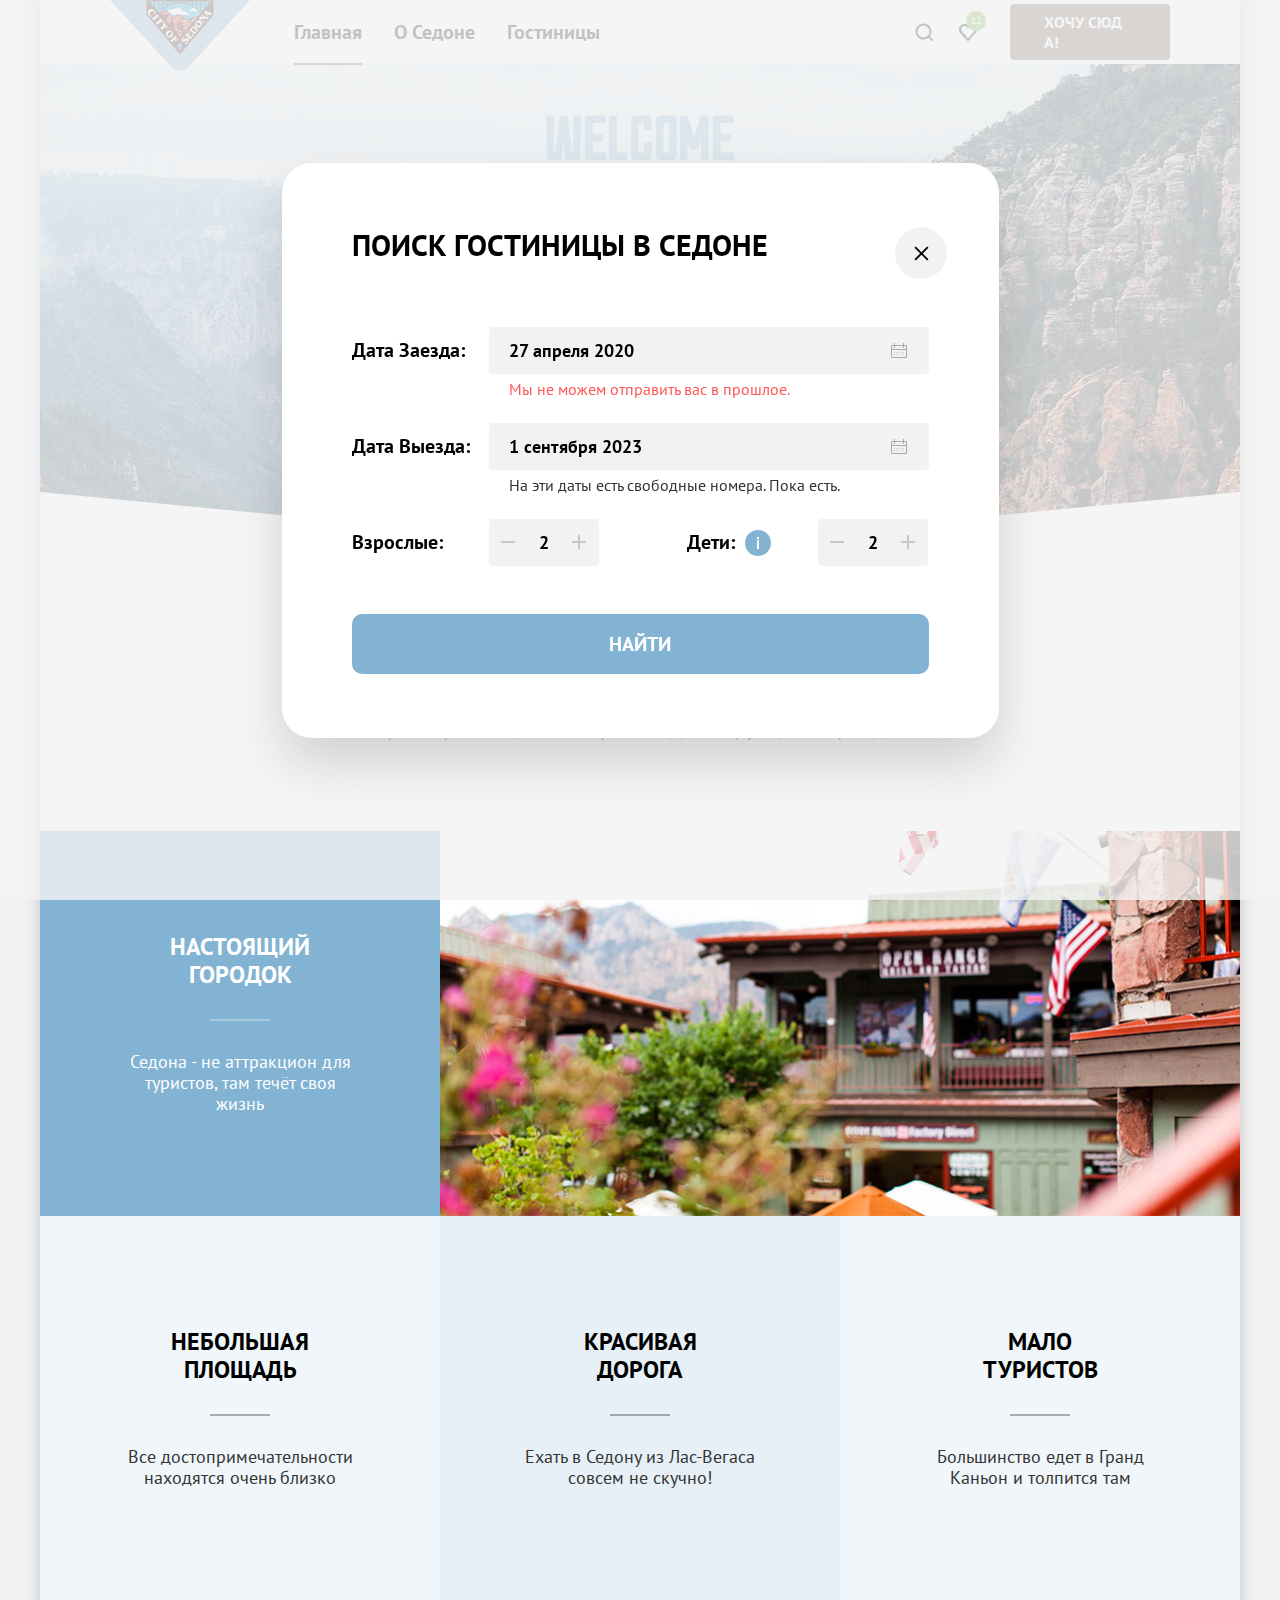
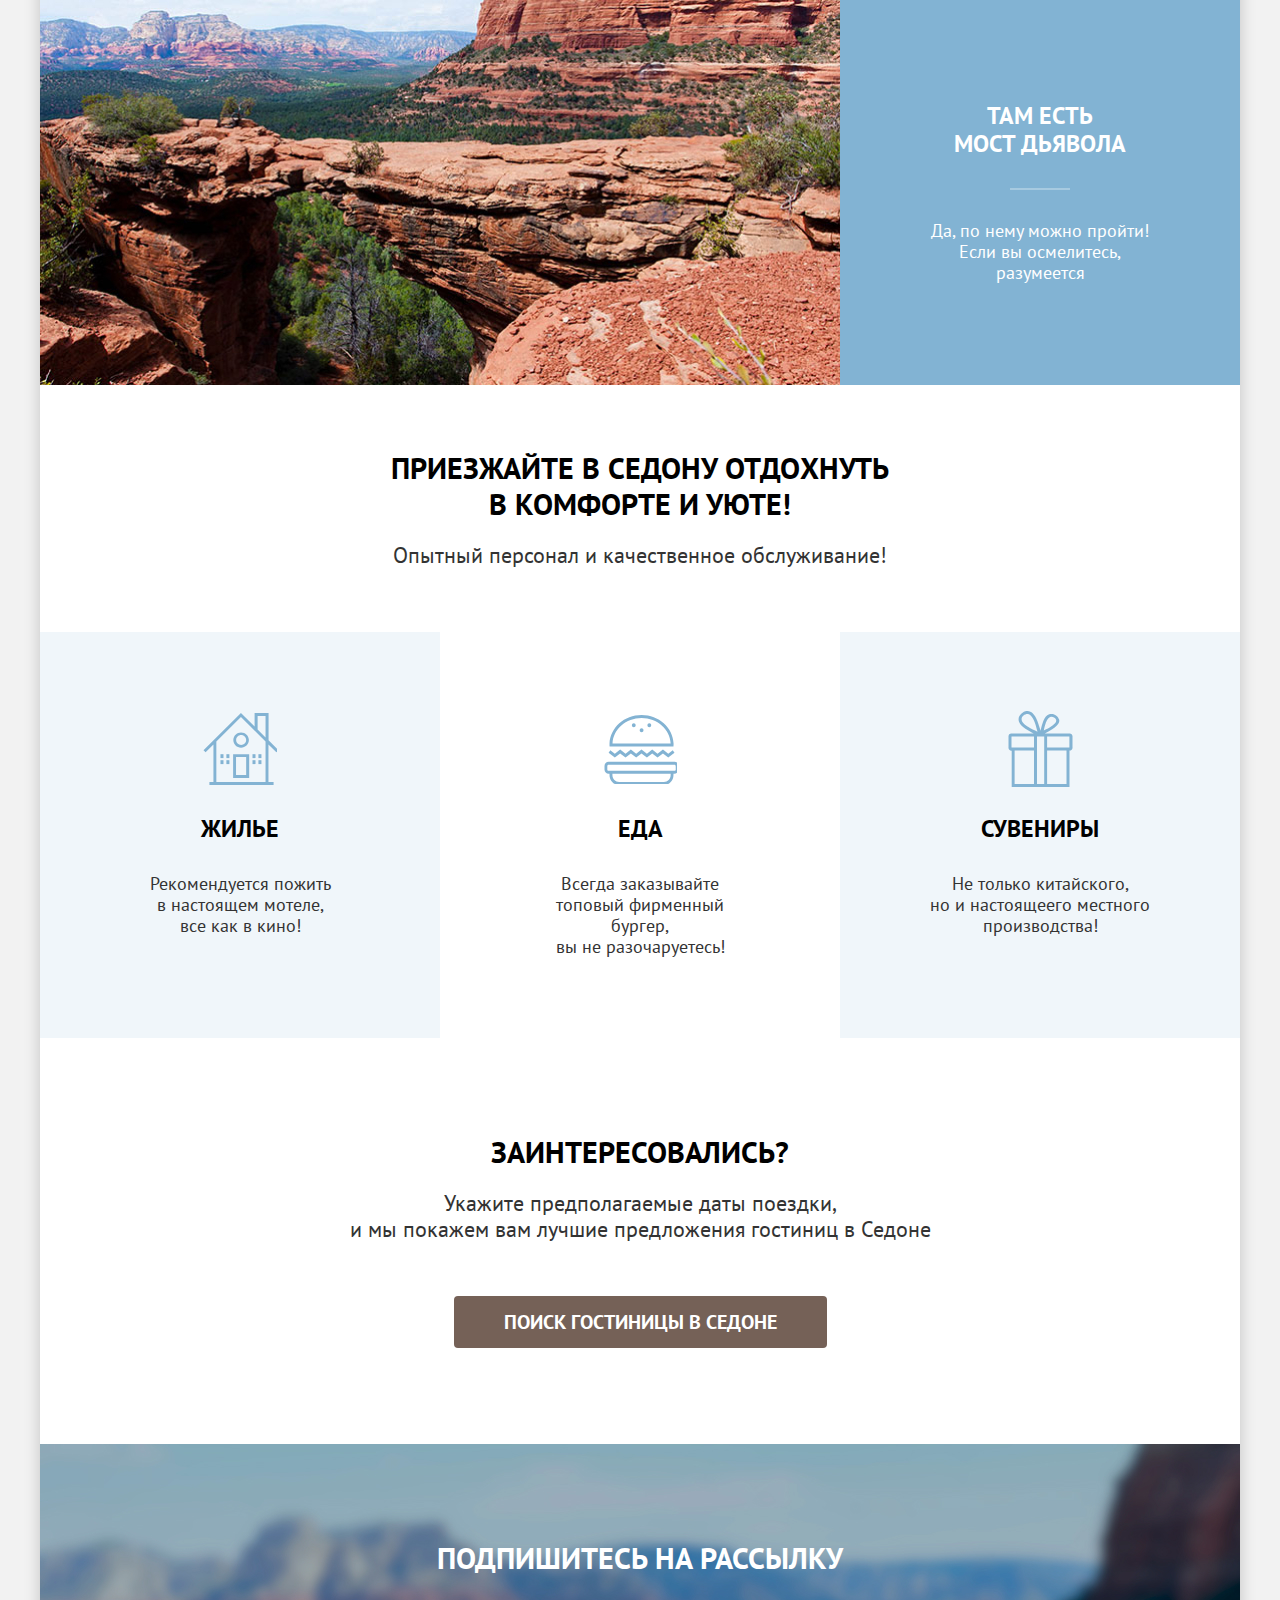
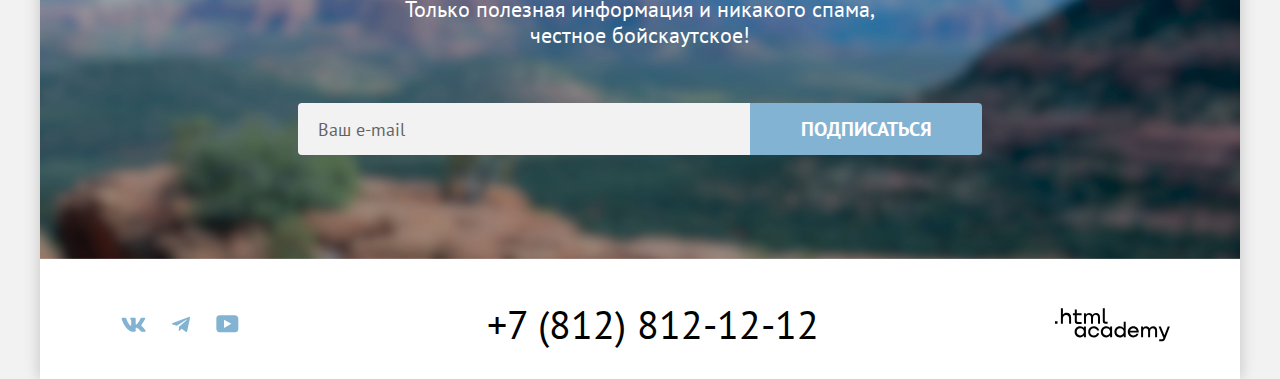
<file: modal.html>
<!DOCTYPE html>
<html lang="ru">
  <head>
    <meta charset="utf-8">
    <title>Седона. Городок в Аризоне</title>
    <link rel="stylesheet" href="styles/style.css">
    <link rel="icon" type="image/png" sizes="32x32" href="images/favicon.png">
  </head>
  <body>
    <div class="page-container">
      <header class="page-header" data-test="header">
        <nav class="navigation">
          <a class="navigation-logo">
            <img class="page-header-logo" src="images/svg/logo.svg" width="140" height="70" alt="Логотип города Седона">
          </a>
          <ul class="navigation-list">
            <li class="navigation-item">
              <a class="navigation-link navigation-link-current">Главная</a>
            </li>
            <li class="navigation-item">
              <a class="navigation-link"> О Седоне</a>
            </li>
            <li class="navigation-item">
              <a class="navigation-link" href="catalog.html">Гостиницы</a>
            </li>
          </ul>
          <ul class="navigation-list navigation-user">
              <li class="navigation-item">
              <a class="navigation-link" href="#">
                <svg class="navigation-icon" aria-hidden="true" focusable="false" xmlns="http://www.w3.org/2000/svg"
                    width="19" height="19" viewBox="0 0 19 19" fill="currentColor">
                  <path
                      d="m18.5 17-3.7-3.67c1-1.3 1.7-2.98 1.7-4.87A8 8 0 0 0 8.5.5C4.1.5.5 4.18.5 8.56a8 8 0 0 0 12.9 6.26l3.7 3.68 1.4-1.5Zm-10-2.48a6 6 0 0 1-6-5.96 6 6 0 0 1 12 0 6 6 0 0 1-6 5.96Z" />
                </svg>
                <span class="visually-hidden">Поиск</span></a>
            </li>
            <li class="navigation-item">
              <a class="navigation-link" href="#">
                <svg class="navigation-icon" aria-hidden="true" focusable="false" xmlns="http://www.w3.org/2000/svg"
                    width="18" height="17" viewBox="0 0 18 17" fill="currentColor">
                  <path
                      d="M8.9 17a.9.9 0 0 1-.8-.4c-5.4-6.1-6.7-7.5-7-7.9A5.4 5.4 0 0 1 5.5 0C6.8 0 8 .5 9 1.3a5.46 5.46 0 0 1 9 4.1c0 1.3-.5 2.5-1.3 3.4l-7 7.9c-.2.2-.4.3-.8.3Zm-6-9.5c.3.4 3.5 4 6.1 6.9l6.2-7c.5-.5.7-1.2.7-2 0-1.8-1.5-3.3-3.3-3.3-1 0-2 .5-2.7 1.3-.3.3-.6.4-.9.4-.3 0-.6-.2-.8-.4-.7-.8-1.7-1.3-2.7-1.3-1.8 0-3.3 1.5-3.3 3.3-.1.9.3 1.6.7 2.1-.1 0-.1 0 0 0Z" />
                  </svg>
                <span class="visually-hidden">Избранное</span>
                <span class="notification-badge">12</span></a>
            </li>
          </ul>
          <a class="button header-button" href="#search">Хочу сюда!</a>
        </nav>
      </header>
      <main class="main-container" data-test="main">
        <section class="hero" data-test="hero">
          <h1 class="visually-hidden">Седона - городок в Аризоне</h1>
          <img class="hero-img" src="images/svg/welcome.svg" width="458" height="352" alt="Welcome to the gorgeous Sedona, because the Crand Canyon sucks">
        </section>
        <section class="advantages" data-test="advantages">
          <div class="advantages-container">
            <h2 class="lead">Седона — небольшой городок в Аризоне,<br> заслуживающий большего!</h2>
            <p class="lead-top">Рассмотрим причины, по которым Седона круче, чем Гранд-Каньон!</p>
          </div>
          <ul class="advantages-list">
            <li class="advantages-item-wide">
              <div class="advantages-item-container">
                <h3 class="advantages-title"> Настоящий<br> городок</h3>
                <p class="advantages-description">Седона - не аттракцион для <br>туристов, там течёт своя <br>жизнь</p>
              </div>
              <img class="advantages-img" src="images/background/photo-street.jpg" width="800" height="385"  alt="Домики на фоне гор">
            </li>
            <li class="advantages-item">
              <h3 class="advantages-title"> Небольшая площадь</h3>
              <p class="advantages-description">Все достопримечательности <br>находятся очень близко</p>
            </li><li class="advantages-item advantages-item-three">
              <h3 class="advantages-title"> Красивая<br> дорога</h3>
              <p class="advantages-description">Ехать в Седону из Лас-Вегаса <br>совсем не скучно!</p>
            </li>
            <li class="advantages-item">
              <h3 class="advantages-title">Мало<br> туристов</h3>
              <p class="advantages-description">Большинство едет в Гранд <br>Каньон и толпится там</p>
            </li>
            <li class="advantages-item-wide advantages-item-wide-reverse">
              <div class="advantages-item-container">
                <h3 class="advantages-title"> Там есть <br>мост дьявола</h3>
                <p class="advantages-description">Да, по нему можно пройти! <br>Если вы осмелитесь, <br>разумеется</p>
              </div>
              <img class="advantages-img" src="images/background/photo-grand.jpg"  width="800" height="385" alt="Мост дъявола">
            </li>
          </ul>
        </section>
        <section class="infrastructure">
          <div class="services-container">
            <h2 class="services-title">Приезжайте в седону отдохнуть <br>в комфорте и уюте!</h2>
            <p class="service-lead-top">Опытный персонал и качественное обслуживание!</p>
          </div>
          <ul class="infrastructure-list">
            <li class="infrastructure-item infrastructure-accent">
              <h3 class="infrastructure-title infrastructure-housing">Жилье</h3>
              <p class="infrastructure-description">Рекомендуется пожить <br>в настоящем мотеле, <br>все как в кино!</p>
            </li>
            <li class="infrastructure-item">
              <h3 class="infrastructure-title infrastructure-food">Еда</h3>
              <p class="infrastructure-description">Всегда заказывайте <br>топовый фирменный бургер, <br>вы не разочаруетесь!</p>
            </li>
            <li class="infrastructure-item infrastructure-accent">
              <h3 class="infrastructure-title infrastructure-souvenirs">Сувениры</h3>
              <p class="infrastructure-description">Не только китайского, <br>но и настоящеего местного <br>производства!</p>
            </li>
          </ul>
        </section>
        <section class="search" data-test="search">
          <div class="search-container">
            <h2  class="search-title">Заинтересовались?</h2>
            <p class="search-description">Укажите предполагаемые даты поездки, <br> и мы покажем вам лучшие предложения гостиниц в Седоне</p>
            <button class="button search-button" type="button">Поиск гостиницы в Седоне</button>
          </div>
        </section>
        <section class="subscribe-theme-custom" data-test="subscribe">
          <div class="subscription-container">
            <h2 class="subscribe-title">Подпишитесь на рассылку</h2>
            <p class="subscribe-description">Только полезная информация и никакого спама,<br> честное бойскаутское!</p>
            <form class="subscribe-form" action="https://echo.htmlacademy.ru/" method="post"> 
              <p class="subscribe-form-name">
                <label class="visually-hidden" for="user-email">Почта для рассылки</label>
                <input class="subscription-form-email" type="email" id="user-email" name="user-email" placeholder="Ваш e-mail" required>
              </p>
              <button class="button subscribe-button" type="submit">Подписаться</button>
            </form>
          </div>
        </section>
      </main>
      <footer class="page-footer" data-test="footer">
        <h2 class="visually-hidden">Контакты</h2>
        <div class="page-footer-container">
          <ul class="footer-social-list">
            <li class="footer-social-item">
              <a class="footer-social-link" href="https://vk.com/htmlacademy">
                <svg class="footer-social-icon" aria-hidden="true" focusable="false" xmlns="http://www.w3.org/2000/svg"
                      width="25" height="15" viewBox="0 0 25 15" fill="currentColor">
                  <path fill-rule="evenodd"
                        d="M24.12 1.8c.16-.54 0-.94-.8-.94H20.7c-.67 0-.98.34-1.15.73 0 0-1.33 3.2-3.22 5.27-.61.6-.9.8-1.23.8-.16 0-.41-.2-.41-.75v-5.1c0-.66-.19-.95-.74-.95H9.82c-.42 0-.67.3-.67.59 0 .62.95.76 1.04 2.51v3.8c0 .83-.15.98-.48.98-.9 0-3.06-3.2-4.34-6.88-.25-.72-.5-1-1.18-1H1.57c-.75 0-.9.34-.9.73 0 .68.89 4.07 4.14 8.55 2.17 3.06 5.23 4.72 8 4.72 1.68 0 1.88-.37 1.88-1v-2.32c0-.74.16-.88.7-.88.38 0 1.05.19 2.6 1.66 1.79 1.75 2.08 2.54 3.08 2.54h2.63c.75 0 1.12-.37.9-1.1-.23-.72-1.08-1.77-2.2-3.02-.62-.71-1.54-1.48-1.82-1.86-.39-.5-.28-.71 0-1.15 0 0 3.2-4.42 3.54-5.93Z"
                        clip-rule="evenodd" />
                </svg>
                <span class="visually-hidden">ВКонтакте</span>
              </a>
            </li>
            <li class="footer-social-item">
              <a class="footer-social-link" href="https://t.me/htmlacademy" target="_blank" rel="noreferrer noopener">
                <svg class="footer-social-icon" aria-hidden="true" focusable="false" xmlns="http://www.w3.org/2000/svg"
                      width="18" height="16" viewBox="0 0 18 16" fill="currentColor">
                  <path
                        d="M16.79.96.84 7.1c-1.09.44-1.08 1.05-.2 1.32l4.1 1.28 9.47-5.98c.44-.27.85-.13.52.17l-7.68 6.93-.28 4.22c.41 0 .6-.2.83-.41l1.99-1.94 4.13 3.06c.77.42 1.31.2 1.5-.71l2.72-12.8c.28-1.1-.43-1.61-1.16-1.28Z" />
                </svg>
                <span class="visually-hidden">Телеграм</span>
              </a>
            </li>
            <li class="footer-social-item">
              <a class="footer-social-link" href="https://www.youtube.com/user/htmlacademyru" target="_blank"
                rel="noreferrer noopener">
                <svg class="footer-social-icon" aria-hidden="true" focusable="false" xmlns="http://www.w3.org/2000/svg"
                      width="23" height="18" viewBox="0 0 23 18" fill="currentColor">
                  <path
                        d="M18.94.36H3.51C1.65.36.33 1.95.33 3.76v10.09c0 1.91 1.32 3.5 3.18 3.5h15.65c1.64 0 3.17-1.59 3.17-3.4V3.76c-.22-1.8-1.53-3.4-3.39-3.4ZM7.99 12.89V4.82l7.34 4.04-7.34 4.03Z" />
                </svg>
                <span class="visually-hidden">YouTube</span>
              </a>
            </li>
          </ul>
          <a class="footer-phone-link" href="tel:+78128121212">+7 (812) 812-12-12</a>
          <a class="footer-htmlacademy-link" href="https://htmlacademy.ru/intensive/htmlcss" target="_blank" rel="noreferrer noopener">
            <svg class="footer-htmlacademy-icon" aria-hidden="true" focusable="false" xmlns="http://www.w3.org/2000/svg"
                  width="115" height="34" viewBox="0 0 115 34" fill="currentColor">
              <path
                    d="M0 13.26v2.6h2.5v-2.6H0ZM11.6 4.86c-1.6 0-2.8.7-3.6 1.7h-.1V.36h-2v15.5h2v-5.3c0-2.1 1.3-3.6 3.3-3.6 1.8 0 2.9 1.4 2.9 3.2v5.7h2v-6.1c.1-3-1.8-4.9-4.5-4.9ZM26.6 5.16h-4.8v-3.7h-2v3.8h-1.9v2h1.9v6c0 1.7 1 2.7 2.7 2.7h4.1v-2h-3.7c-.7 0-1.1-.4-1.1-1.1v-5.7h4.8v-2ZM41.1 4.96c-1.6 0-2.9.8-3.5 2.1h-.1c-.6-1.2-1.8-2.1-3.4-2.1-1.4 0-2.5.8-3.1 1.8h-.1v-1.6H29v10.6h2v-5.4c0-2 1-3.5 2.6-3.5 1.5 0 2.4 1 2.4 2.6v6.3h2v-5.6c0-2.4 1.4-3.3 2.6-3.3 1.5 0 2.4 1 2.4 2.6v6.3h2v-6.5c.1-2.5-1.4-4.3-3.9-4.3ZM47.8 13.06c0 1.7 1 2.7 2.8 2.7h2v-2h-1.7c-.7 0-1.1-.4-1.1-1.1V.36h-2v12.7ZM28.9 20.06c-.9-1.1-2.2-1.8-3.9-1.8-3.1 0-5.4 2.3-5.4 5.6s2.3 5.6 5.4 5.6c1.8 0 3-.8 3.8-1.9h.1v1.6h2v-10.6h-2v1.5Zm-3.6 7.4c-2.2 0-3.6-1.6-3.6-3.6s1.4-3.6 3.6-3.6 3.6 1.6 3.6 3.6c0 1.9-1.4 3.6-3.6 3.6ZM44.2 22.36c-.5-2.4-2.6-4.1-5.4-4.1a5.4 5.4 0 0 0-5.6 5.6c0 3.1 2.2 5.6 5.6 5.6 2.8 0 4.9-1.8 5.4-4.2h-2.1a3.4 3.4 0 0 1-3.3 2.3c-2.2 0-3.6-1.6-3.6-3.6s1.4-3.6 3.6-3.6c1.6 0 2.8 1 3.3 2.2h2.1v-.2ZM55.1 20.06c-.9-1.1-2.2-1.8-3.9-1.8-3.1 0-5.4 2.3-5.4 5.6s2.3 5.6 5.4 5.6c1.8 0 3-.8 3.8-1.9h.1v1.6h2v-10.6h-2v1.5Zm-3.6 7.4c-2.2 0-3.6-1.6-3.6-3.6s1.4-3.6 3.6-3.6 3.6 1.6 3.6 3.6c0 1.9-1.5 3.6-3.6 3.6ZM68.7 20.16c-.9-1.1-2.2-1.9-3.9-1.9-3.1 0-5.4 2.3-5.4 5.6s2.2 5.6 5.4 5.6c1.7 0 3-.8 3.8-1.8h.1v1.5h2v-15.4h-2v6.4Zm-3.6 7.3c-2.2 0-3.6-1.6-3.6-3.6s1.4-3.6 3.6-3.6 3.6 1.6 3.6 3.6c-.1 2-1.5 3.6-3.6 3.6ZM78.3 18.26c-3.3 0-5.5 2.5-5.5 5.6 0 3 2.1 5.6 5.5 5.6 2.5 0 4.5-1.3 5.2-3.6h-2.1c-.5 1-1.6 1.6-3 1.6-1.9 0-3.3-1.3-3.4-2.9h8.8c.2-3.6-2-6.3-5.5-6.3Zm0 1.9c1.7 0 3 1 3.3 2.6h-6.5c.3-1.5 1.5-2.6 3.2-2.6ZM98.2 18.26c-1.6 0-2.9.8-3.6 2h-.1c-.6-1.2-1.8-2-3.4-2-1.4 0-2.5.7-3.1 1.8v-1.5h-1.9v10.6h2v-5.4c0-2 1-3.4 2.6-3.5 1.5 0 2.4 1 2.4 2.6v6.3h2v-5.6c0-2.4 1.4-3.3 2.6-3.3 1.5 0 2.4 1 2.4 2.6v6.3h2v-6.5c.1-2.6-1.4-4.4-3.9-4.4ZM109.4 27.36l-3.6-8.9h-2.2l4.8 11.6c-.3.9-.7 1.2-1.7 1.2h-2.5v2h2.5c1.8 0 2.8-.8 3.5-2.6l4.7-12.2h-2.1l-3.4 8.9Z" />
            </svg>
            <span class="visually-hidden">HTML Academy</span>
          </a>
        </div>
      </footer>
    </div>
    <div class="modal-container">
      <div class="modal modal-search">
        <section class="modal-window">
          <h2 class="modal-title">Поиск гостиницы в Седоне</h2>
          <button class="modal-button-close" type="button">
            <span class="visually-hidden">Закрыть</span>
            <svg width="15" height="15" viewBox="0 0 15 15" fill="currentColor" xmlns="http://www.w3.org/2000/svg">
              <path
                d="M14.5 1.78 13.2.5 7.49 6.2 1.79.5.48 1.8l5.7 5.7-5.7 5.7 1.3 1.3 5.7-5.7 5.7 5.7 1.3-1.3-5.7-5.7 5.7-5.7Z" />
            </svg>
          </button>
          <form class="form-search" action="https://echo.htmlacademy.ru/" method="post">
            <p class="field-group">
              <label class="form-search-label" for="search-checkin">Дата заезда:</label>
              <input class="form-search-input input-date" type="text" name="search-checkin"
                value="27 апреля 2020" id="search-checkin" placeholder="Укажите дату" required>
              <span class="modal-message modal-message-error">Мы не можем отправить вас в прошлое.</span>
            </p>
            <p class="field-group">
              <label class="form-search-label" for="search-checkout">Дата выезда:</label>
              <input class="form-search-input input-date" type="text" name="search-checkout"
                value="1 сентября 2023" id="search-checkout" placeholder="Укажите дату" required>
              <span class="modal-message">На эти даты есть свободные номера. Пока есть.</span>
            </p>
            <p class="field-group field-group-count">
              <span class="form-search-option-adults">
                <label class="form-search-label" for="search-adults">Взрослые:</label>
                <span class="count-container">
                  <button class="count-button count-button-minus" type="button">
                    <svg width="14" height="14" viewBox="0 0 14 14" fill="currentColor" xmlns="http://www.w3.org/2000/svg"><path d="M0 6v2h8h6V6Z"/></svg>
                    <span class="visually-hidden">Уменьшить количество взрослых</span>
                  </button>
                  <input class="form-search-input input-count" type="number" name="search-adults"
                  value="2" placeholder="1" id="search-adults" required>
                  <button class="count-button count-button-plus" type="button">
                    <svg width="14" height="14" viewBox="0 0 14 14" fill="currentColor" xmlns="http://www.w3.org/2000/svg"><path d="M14 6H8V0H6v6H0v2h6v6h2V8h6V6Z"/></svg>
                    <span class="visually-hidden">Увеличить количество взрослых</span>
                  </button>
                </span>
              </span>
              <span class="form-search-option-kids">
                <span class="form-label-icon">
                  <label class="form-search-label-kids" for="search-kids">Дети:</label>
                  <span class="tooltip">
                    <button class="tooltip-toggle" type="button" aria-labelledby="tooltip-label-date">
                      <svg class="tooltip-icon"  width="26" height="26" viewBox="0 0 26 26" fill="currentColor" xmlns="http://www.w3.org/2000/svg"><circle cx="13" cy="13" r="13"/><path fill-rule="evenodd" clip-rule="evenodd" d="M12 7h2v2h-2V7Zm2 12h-2v-9h2v9Z" fill="#ffffff"/></svg>
                    </button>
                    <span class="tooltip-text" role="tooltip" id="tooltip-label-date">Укажите количество детей, которые будут с вами, возраст которых от 6 до 18 лет. Дети до 6 лет размещаются бесплатно.</span>
                  </span>
                </span>
                <span class="count-container">
                  <button class="count-button count-button-minus" type="button">
                    <svg width="14" height="14" viewBox="0 0 14 14" fill="currentColor" xmlns="http://www.w3.org/2000/svg"><path d="M0 6v2h8h6V6Z"/></svg>
                    <span class="visually-hidden">Уменьшить количество детей</span>
                  </button>
                  <input class="form-search-input input-count" type="number" id="search-kids" name="search-kids"
                    value="2" placeholder="1" required>
                  <button class="count-button count-button-plus" type="button">
                    <svg width="14" height="14" viewBox="0 0 14 14" fill="currentColor" xmlns="http://www.w3.org/2000/svg"><path d="M14 6H8V0H6v6H0v2h6v6h2V8h6V6Z"/></svg>
                    <span class="visually-hidden">Увеличить количество детей</span>
                  </button>
                </span>
              </span>
            </p>
            <button class="button form-search-button" type="submit">Найти</button>
          </form>
        </section>
      </div>
    </div>
  </body>
</html>
</file>
<file: styles/style.css>
@font-face {
  font-family: "PT Sans";
  font-style: normal;
  font-weight: 400;
  src: url("../fonts/ptsans-400.woff2") format("woff2");
  font-display: swap;
}


@font-face {
  font-family: "PT Sans";
  font-style: normal;
  font-weight: 700;
  src: url("../fonts/ptsans-700.woff2") format("woff2");
  font-display: swap;
}

*,
*::before,
*::after {
  box-sizing: border-box;
}

html {
  height: 100%;
  background-color: #f2f2f2;
}

body {
  min-width: 1280px;
  height: 100%;
  margin: 0 auto;
  font-family: "PT Sans", sans-serif;
  font-weight: 400;
  font-size: 18px;
  line-height: 21px;
  color: #333333;
}

.visually-hidden {
  position: absolute;
  width: 1px;
  height: 1px;
  margin: -1px;
  padding: 0;
  border: 0;
  clip: rect(0, 0, 0, 0);
  overflow: hidden;
}

.page-container {
  display: flex;
  flex-direction: column;
  width: 1200px;
  min-height: 100%;
  margin: 0 auto;
  background-color: #ffffff;
  box-shadow: 0 0 15px 0 rgba(0, 0, 0, 0.2);
}

.page-header {
  color: #000000;
  padding-left: 70px;
  padding-right: 70px;
}

.page-header-logo {
  position: absolute;
  left: 0;
  top: 0;
}

.navigation {
  position: relative;
  display: flex;
  align-items: center;
  margin: 0 auto;
}

img {
  max-width: 100%;
  height: auto;
  object-fit: contain;
}

.navigation-logo {
  width: 138px;
  height: 68px;
  margin-right: 30px;
  margin-bottom: -6px;

  transition: opacity 0.3s ease;
}


.navigation-logo:hover {
  opacity: 0.7;
}

.navigation-logo:focus-visible {
  opacity: 0.7;
}

.navigation-logo:active {
  opacity: 0.3;
}

.navigation-list {
  display: flex;
  flex-wrap: wrap;
  width: 500px;
  margin: 0;
  padding: 0;

  list-style-type: none;
}

.navigation-link {
  position: relative;
  display: block;
  padding: 20px 16px;
  font-size: 20px;
  line-height: 24px;
  font-weight: 700;
  text-align: center;
  color: #000000;
  text-decoration: none;
}

.navigation-link:hover {
  color: #756157;
}

.navigation-link:focus-visible {
  color: #756157;
}

.navigation-link:active {
  color: rgba(117, 97, 87, 0.3);
}

.navigation-link-current,
.navigation-link-current:hover,
.navigation-link-current:focus-visible,
.navigation-link-current:active {
  color: #000000;
  cursor: default;
}

.navigation-link-current::before {
  content: "";
  position: absolute;
  right: 16px;
  bottom: -1px;
  left: 16px;
  height: 2px;
  background-color: #756257;
}

.navigation-user {
  justify-content: flex-start;

  max-width: 88px;
  margin-left: auto;
  margin-right: 20px;
}

.navigation-user .navigation-link {
  min-width: 44px;
  min-height: 64px;
}

.navigation-icon {
  position: absolute;
  inset: 0;
  margin: auto;
  fill: #000000;
  transition: fill 0.3s ease;
}

.navigation-link:hover .navigation-icon {
  fill: #756157;
}

.navigation-link:focus-visible .navigation-icon {
  fill: #756157;
}

.navigation-link:active .navigation-icon {
  fill: rgba(117, 97, 87, 0.3);
}

.notification-badge {
  font-size: 10px;
  line-height: 10px;
  font-weight: 400;
  text-align: center;
  color: #ffffff;
  position: absolute;
  top: 11px;
  left: 20px;

  display: flex;
  justify-content: center;
  align-items: center;
  min-width: 20px;
  height: 20px;
  padding: 5px;
  background-color: #7db54f;
  border-radius: 100vh;
}

.button {
  display: inline-block;
  font-family: "PT Sans", sans-serif;
  font-style: normal;
  font-size: 16px;
  line-height: 20px;
  font-weight: 700;
  color: #ffffff;
  text-decoration: none;
  text-transform: uppercase;
  word-break: break-all;
  background-color: #756157;
  border: none;
  border-radius: 4px;
  cursor: pointer;
  transition: background-color 0.3s ease, color 0.3s ease;
}

.button:hover,
.button:focus-visible {
  background-color: #615048;
}

.button:active {
  color: rgba(255, 255, 255, 0.3);
  background-color: #756157;
}

.button:disabled,
.button.disabled,
.button:disabled:hover,
.button.disabled:hover,
.button:disabled:focus-visible,
.button.disabled:focus-visible,
.button:disabled:active,
.button.disabled:active {
  background-color: #e5e5e5;
  cursor: default;
  pointer-events: none;
}

.header-button {
  max-width: 160px;
  padding: 8px 34px;
  font-size: 16px;
}

.main-container {
  flex-grow: 1;
}

.hero {
  background-color: #e6f0f6;
  background-image:
    url("../images/svg/collar.svg"),
    url("../images/background/index-background.jpg ");
  background-repeat: no-repeat;
  background-size: 100% auto, cover;
  background-position: center bottom, center;
  padding-top: 51px;
  padding-bottom: 82px;
}

.lead {
  font-size: 30px;
  line-height: 36px;
  font-weight: 700;
  color: #000000;
  background-color: #ffffff;
  text-transform: uppercase;
  margin-top: 0;
  margin-bottom: 25px;
  align-items: center;
}

.lead-top {
  font-size: 22px;
  line-height: 26px;
  color: #333333;
  margin-top: 0;
  margin-bottom: 0;
}

.hero-img {
  display: block;
  margin: 0 auto;
}

.advantages {
  text-align: center;
}

.advantages-container {
  padding: 69px 70px 90px;
}

.advantages-list {
  display: flex;
  flex-wrap: wrap;
  width: 1200px;
  margin: 0 auto;
  padding: 0;
  list-style-type: none;
}

.advantages-title {
  position: relative;
  font-size: 24px;
  line-height: 28px;
  font-weight: 700;
  text-transform: uppercase;
  color: #000000;
  margin-top: 0;
  margin-bottom: 62px;
}

.advantages-title::before {
  content: "";
  position: absolute;
  bottom: -32px;
  left: 50%;
  width: 60px;
  height: 2px;
  margin-left: -30px;
  background-color: rgba(0, 0, 0, 0.3);
}

.advantages-item-wide .advantages-title::before {
  background-color: rgba(255, 255, 255, 0.3);
}

.advantages-item-wide .advantages-title {
  color: #ffffff;
}

.advantages-item {
  font-size: 18px;
  line-height: 21px;
  background-color: rgba(131, 179, 211, 0.12);
  width: 400px;
  padding: 112px 85px;
}

.advantages-item-wide {
  background-color: #82b3d3;
  color: #ffffff;
  display: flex;
  width: 1200px;
}

.advantages-description {
  margin-top: 0;
  margin-bottom: 0;
}

.advantages-item-container .advantages-description {
  font-family: "PT Sans", sans-serif;
  font-size: 18px;
  line-height: 21px;
}

.advantages-item-wide-reverse {
  flex-direction: row-reverse;
}

.advantages-item-three {
  background-color: rgba(131, 179, 211, 0.2);
}

.advantages-item-container {
  width: 400px;
  padding: 102px 85px;
}

.advantages-img {
  display: block;
  max-width: 100%;
  height: auto;
  object-fit: cover;
}

.infrastructure {
  text-align: center;
}

.services-container {
  padding: 65px 70px 64px;
}

.services-title {
  font-size: 30px;
  line-height: 36px;
  font-weight: 700;
  color: #000000;
  text-transform: uppercase;
  margin-top: 0;
  margin-bottom: 20px;
}

.service-lead-top {
  font-size: 22px;
  line-height: 26px;
  margin-top: 0;
  margin-bottom: 0;
}

.infrastructure-list {
  display: flex;
  flex-wrap: wrap;
  margin: 0 auto;
  padding: 0;
  width: 1200px;
  list-style-type: none;
}

.infrastructure-item {
  width: 400px;
  padding: 183px 85px 81px;
}

.infrastructure-accent {
  background-color: rgba(130, 179, 211, 0.12);
}


.infrastructure-food {
  background-color: #ffffff;
}

.infrastructure-title {
  font-size: 24px;
  line-height: 28px;
  font-weight: 700;
  text-transform: uppercase;
  color: #000000;
  position: relative;
  margin-top: 0;
  margin-bottom: 30px;
}

.infrastructure-description {
  font-size: 18px;
  line-height: 21px;
  margin-bottom: 0;
}

.infrastructure-title::before {
  content: "";
  position: absolute;
  left: 50%;
  background-color: transparent;
}

.infrastructure-housing::before {
  top: -102px;
  margin-left: -38px;
  width: 75px;
  height: 72px;
  background-image: url("../images/svg/housing.svg");
  background-repeat: no-repeat;
}

.infrastructure-food::before {
  top: -101px;
  margin-left: -37px;
  width: 74px;
  height: 70px;
  background-image: url("../images/svg/food.svg");
  background-repeat: no-repeat;
}

.infrastructure-souvenirs::before {
  top: -104px;
  margin-left: -32px;
  width: 65px;
  height: 76px;
  background-image: url("../images/svg/souvenirs.svg");
  background-repeat: no-repeat;
}

.search {
  text-align: center;
}

.search-container {
  padding: 96px 70px;
}

.search-title {
  font-size: 30px;
  line-height: 36px;
  font-weight: 700;
  text-align: center;
  color: #000000;
  background-color: #ffffff;
  text-transform: uppercase;
  margin-top: 0;
  margin-bottom: 20px;
}

.search-button {
  font-size: 20px;
  line-height: 36px;
  font-weight: 700;
  max-width: 376px;
  padding: 8px 50px;
}

.search-description {
  font-size: 22px;
  line-height: 26px;
  text-align: center;
  margin-top: 0;
  margin-bottom: 54px;
}

.subscribe-theme-custom {
  text-align: center;
  background-color: #756157;
  background-image: url("../images/background/view-mountains.jpg");
  background-position: center;
  background-size: cover;
  background-repeat: no-repeat;
}

.subscribe {
  text-align: center;
  color: #000000;
}

.subscription-container {
  padding: 96px 70px 104px;
  color: #ffffff;
}

.subscription-container-catalog {
  padding: 96px 70px 104px;
  color: #000000;
}

.subscribe-title {
  font-size: 30px;
  line-height: 36px;
  font-weight: 700;
  text-transform: uppercase;
  margin-top: 0;
  margin-bottom: 20px;
}

.subscribe-description {
  font-size: 22px;
  line-height: 26px;
  margin-top: 0;
  margin-bottom: 55px;
}

.subscribe-description-item {
  font-size: 22px;
  line-height: 26px;
  margin-top: 0;
  margin-bottom: 56px;
  color: #333333;
}


.subscribe-form {
  display: flex;
  justify-content: center;
}

.subscribe-form-name {
  flex-shrink: 0;
  margin: 0;
}

.subscription-form-email {
  width: 452px;
  height: 100%;
  padding: 14px 20px;
  font-family: inherit;
  font-size: 18px;
  line-height: 24px;
  font-weight: 400;
  color: #000000;
  background-color: #f2f2f2;
  border: none;
  border-top-left-radius: 4px;
  border-bottom-left-radius: 4px;
}

.subscription-form-email::placeholder {
  color: #000000;
  opacity: 0.6;
}

.subscription-form-email:hover {
  background-color: #e6e6e6;
}

.subscription-form-email:disabled {
  background-color: #f2f2f2;
  opacity: 0.3;
}


.subscribe-button {
  font-size: 20px;
  line-height: 36px;
  width: 232px;
  padding: 8px 50px;
  background-color: #82b3d3;
  border-top-left-radius: 0;
  border-bottom-left-radius: 0;
}

.subscribe-button:hover {
  background-color: #68a2ca;
}

.subscribe-button:focus-visible {
  background-color: #68a2ca;
}

.subscribe-button:active {
  color: rgba(255, 255, 255, 0.3);
  background-color: #82b3d3;
}

.subscribe-button:disabled,
.subscribe-button.disabled {
  background-color: #e5e5e5;
}

.page-footer-container {
  display: flex;
  justify-content: space-between;
  align-items: center;
  margin: 0 auto;
  padding: 45px 70px 35px;
}

.footer-social-list {
  display: flex;
  flex-wrap: wrap;
  margin: 0;
  padding: 0;
  max-width: 150px;
  list-style-type: none;
}

.footer-social-item {
  margin: 0;
}

.footer-social-link {
  position: relative;

  display: block;
  width: 47px;
  height: 40px;
}

.footer-social-icon {
  position: absolute;
  inset: 0;
  margin: auto;
  fill: #83b3d3;
  transition: fill 0.3s ease;
}

.footer-social-link:hover svg {
  fill: #68a2ca;
}

.footer-social-link:focus-visible svg {
  fill: #68a2ca;
}

.footer-social-link:active svg {
  fill: rgba(104, 163, 202, 0.3);
}

.footer-phone-link {
  font-family: "PT Sans", sans-serif;
  font-size: 40px;
  line-height: 40px;
  max-width: 700px;
  text-align: center;
  text-decoration: none;
  color: #000000;
  transition: color 0.3s ease;
}

.footer-phone-link:hover {
  color: #756157;
}

.footer-phone-link:focus-visible {
  color: #756157;
}

.footer-phone-link:active {
  color: rgba(117, 97, 87, 0.3);
}

.footer-htmlacademy-link {
  position: relative;
  top: 3px;
}

.footer-htmlacademy-link svg {
  fill: #000000;
  transition: fill 0.3s ease;
}

.footer-htmlacademy-link:hover svg {
  fill: #756157;
}

.footer-htmlacademy-link:focus-visible svg {
  fill: #756157;
}

.footer-htmlacademy-link:active svg {
  fill: rgba(117, 97, 87, 0.3);
}


/* catalog */

.inner-wrapper {
  background-color: #294c66;
  background-image: url("../images/background/mountains-are-a-blur.jpg");
  background-repeat: no-repeat;
  background-size: cover;
  background-position: center;
  color: #ffffff;
  padding: 35px 70px 57px;
}

.inner-content {
  margin: 0 auto;
}

.inner-header-title {
  font-size: 60px;
  line-height: 78px;
  font-weight: 700;
  margin: 0;
  margin-bottom: 3px;
}

.breadcrumbs {
  display: flex;
  flex-wrap: wrap;
  margin: 0;
  margin-bottom: 36px;
  padding: 0;
  list-style-type: none;
}

.breadcrumbs-item {
  margin-right: 13px;
  position: relative;
}

.breadcrumbs-link {
  display: block;
  min-width: 13px;
  min-height: 20px;
  font-size: 16px;
  line-height: 21px;
  color: #ffffff;
  text-decoration: none;
  padding: 5px 15px 5px 0;
}

.breadcrumbs-link-home {
  background-image: url("../images/svg/home.svg");
  background-repeat: no-repeat;
  background-size: 13px 13px;
  background-position: left;
  padding: 14px;
}

.breadcrumbs-link:hover,
.breadcrumbs-link:hover path {
  opacity: 0.6;
}

.breadcrumbs-link:active,
.breadcrumbs-link:active path {
  opacity: 0.3;
}

.breadcrumbs-item::after {
  content: "";
  position: absolute;
  background-image: url("../images/svg/arrow-catalog.svg");
  background-repeat: no-repeat;
  background-position: center;
  width: 8px;
  height: 11px;
  top: 10px;
  right: -3px;
}

.breadcrumbs-item:last-child::after {
  content: none;
}

.catalog-filter-form {
  display: flex;
  flex-wrap: wrap;
}

.catalog-filter-group {
  width: 200px;
  padding: 0;
  margin: 0;
  margin-bottom: 15px;
  border: none;
}

.catalog-filter-group:first-child {
  margin-right: 20px;
}

.catalog-filter-group:nth-child(2) {
  margin-right: 90px;
}

.catalog-filter-list {
  list-style-type: none;
  margin: 0;
  padding: 0;
}

.catalog-filter-item:not(:first-child) {
  margin-top: 16px;
}

.filter-control {
  max-width: 288px;
  margin-right: 70px;
}

.catalog-filter-title {
  font-size: 20px;
  line-height: 24px;
  font-weight: 700;
  margin-bottom: 32px;
  padding: 0;
}

.filter-title-price {
  margin-bottom: 32px;
}

.control {
  display: flex;
  position: relative;
  font-size: 18px;
  line-height: 23px;
  padding-left: 36px;
  cursor: pointer;
}

.control-mark {
  position: absolute;
  width: 20px;
  height: 20px;
  border-radius: 4px;
  background-color: #ffffff;
  left: 0;
  top: 2px;
}

.control:hover .control-mark,
.control:hover .control-label {
  opacity: 0.6;
}

.control-input[type="checkbox"]:focus-visible + .control-mark {
  outline: 3px solid #83b3d3;
}

.control:active {
  opacity: 0.3;
}

.control:has(.control-input[type="checkbox"]:disabled) {
  pointer-events: none;
  opacity: 0.3;
}

.control-input[type="checkbox"]:checked + .control-mark {
  background-image: url("../images/svg/check.svg");
  background-repeat: no-repeat;
  background-position: center;
}

.control-label,
.radio-label {
  word-break: break-all;
}


.radio-input {
  position: absolute;
  width: 20px;
  height: 20px;
  border-radius: 50%;
  background-color: #ffffff;
  left: 0;
  top: 2px;
}

.control-input[type="radio"]:checked + .radio-input::after {
  content: "";
  position: absolute;
  width: 10px;
  height: 10px;
  border-radius: 50%;
  background-color: #3f5e72;
  inset: 0;
  margin: auto;
}

.control:hover .radio-input,
.control:hover .radio-label {
  opacity: 0.6;
}

.control-input[type="radio"]:focus-visible + .radio-input {
  outline: 3px solid #83b3d3;
}

.control:has(.control-input[type="radio"]:disabled) {
  pointer-events: none;
  opacity: 0.3;
}

.slider-wrapper:not(:last-child) {
  margin-bottom: 32px;
}

.filter-wrapper-inputs {
  position: relative;
  width: 288px;
  display: flex;
  justify-content: space-between;
  margin-bottom: 44px;
}

.filter-input-box {
  width: 143px;
  height: 48px;
}

.filter-range-bar {
  position: absolute;
  height: 4px;
  background-color: #ffffff;
}

.filter-range-toggle {
  position: absolute;
  width: 20px;
  height: 20px;
  border: none;
  border-radius: 5px;
  background-color: #ffffff;
  cursor: pointer;
  top: -8px;
}

.filter-range-toggle-max {
  right: 0;
}

.filter-range-toggle:hover {
  box-shadow: 0 4px 10px 0 rgba(0, 0, 0, 0.25);
}

.filter-range-toggle:focus-visible {
  outline: 3px solid #83b3d3;
  box-shadow: 0 4px 10px 0 rgba(0, 0, 0, 0.25);
}

.filter-range-toggle:active {
  outline: 2px solid #83b3d3;
  box-shadow: 0 7px 15px 0 rgba(0, 0, 0, 0.4);
}

.filter-control-input {
  font: inherit;
  font-size: 18px;
  line-height: 24px;
  font-weight: 700;
  width: 143px;
  height: 48px;
  padding-left: 20px;
  padding-right: 40px;
  border: none;
  background-color: #f2f2f2;
  appearance: textfield;
}

.filter-control-input::-webkit-outer-spin-button,
.filter-control-input::-webkit-inner-spin-button {
  appearance: none;
  margin: 0;
}

.filter-control-input-min {
  border-radius: 4px 0 0 4px;
}

.filter-control-input-max {
  border-radius: 0 4px 4px 0;
}

.filter-control-input:hover {
  background-color: #e6e6e6;
}

.filter-control-input:focus-visible {
  background-color: #e6e6e6;
  outline: 3px solid #83b3d3;
}

.filter-input-placeholder {
  position: relative;
  font-size: 18px;
  line-height: 24px;
  color: rgba(0, 0, 0, 0.3);
}

.filter-input-placeholder-min {
  display: block;
  width: 30px;
  height: 23px;
  top: -50%;
  transform: translateY(-50%);
  right: 6px;
  margin-left: auto;
  overflow: hidden;
  text-overflow: ellipsis;
  white-space: nowrap;
}

.filter-input-placeholder-max {
  display: block;
  width: 35px;
  height: 23px;
  top: -50%;
  transform: translateY(-50%);
  right: 4px;
  margin-left: auto;
  overflow: hidden;
  text-overflow: ellipsis;
  white-space: nowrap;
}

.filter-bar {
  position: relative;
  height: 4px;
  background-color: rgba(255, 255, 255, 0.3);
}


.filter-button-box {
  margin-top: 56px;
  width: 191px;
}

.filter-button-box > button:not(:last-child) {
  margin-bottom: 32px;
}

.apply-button {
  font-size: 16px;
  line-height: 20px;
  display: block;
  padding: 8px;
  width: 191px;
  background-color: #82b3d3;
}

.apply-button:hover {
  background-color: #68a2ca;
}

.apply-button:focus-visible {
  background-color: #68a2ca;
}

.apply-button:active {
  color: rgba(255, 255, 255, 0.3);
  background-color: #82b3d3;
}

.apply-button:disabled,
.apply-button.disabled,
.apply-button:disabled:hover,
.apply-button.disabled:hover,
.apply-button:disabled:focus-visible,
.apply-button.disabled:focus-visible,
.apply-button:disabled:active,
.apply-button.disabled:active {
  color: #ffffff;
  background-color: #e5e5e5;
  pointer-events: none;
}

.clear-button {
  width: 100%;
  padding-top: 8px;
  padding-bottom: 8px;
  background-color: transparent;
}

.clear-button:hover {
  background-color: transparent;
  opacity: 0.6;
}

.clear-button:focus-visible {
  background-color: transparent;
  outline: 2px solid #68a2ca;
  outline-offset: -2px;
}

.clear-button:active {
  background-color: transparent;
  opacity: 0.3;
}

.clear-button:disabled,
.clear-button.disabled,
.clear-button:disabled:hover,
.clear-button.disabled:hover,
.clear-button:disabled:focus-visible,
.clear-button.disabled:focus-visible,
.clear-button:disabled:active,
.clear-button.disabled:active {
  background-color: transparent;
  opacity: 0.1;
  pointer-events: none;
}


.catalog-products {
  display: flex;
  align-items: flex-start;
  padding: 50px 70px 40px;
  margin: 0;
}

.catalog-products-buttons {
  display: flex;
  flex-wrap: wrap;
  justify-content: flex-start;
  gap: 8px;
  max-width: 160px;
  margin-left: 70px;
}

.catalog-products-title {
  font-size: 30px;
  line-height: 36px;
  font-weight: 700;
  text-transform: uppercase;
  color: #000000;
  width: 400px;
  margin-top: 0;
  margin-right: auto;
  margin-bottom: 0;
  padding-top: 7px;
}

.select-control {
  font-family: "PT Sans", sans-serif;
  padding: 12px 18px;
  width: 292px;
  background-color: #ffffff;
  border: 2px solid #e5e5e5;
  border-radius: 4px;
  background-image: url("../images/svg/arrow.svg");
  background-position: right 20px center;
  background-repeat: no-repeat;
  appearance: none;
  outline: none;
}

.select-control:hover {
  border: 2px solid #68a2ca;
}

.select-control:focus {
  border: 2px solid #68a2ca;
}

.select-control:active {
  border: 2px solid #68a2ca;
}

.text-block {
  font-size: 18px;
  line-height: 21px;
}

.color-second {
  color: #333333;
}

.catalog-tiles {
  display: flex;
  justify-content: center;
  align-items: center;
  width: 48px;
  height: 48px;
  border: 2px solid #e5e5e5;
  border-radius: 4px;
  background-position: center;
  background-repeat: no-repeat;
}

.catalog-tile-icon {
  background-image: url("../images/svg/points-tile.svg");
}

.catalog-card-icon {
  background-image: url("../images/svg/point-card.svg");
}

.catalog-list-icon {
  background-image: url("../images/svg/points-list.svg");
}

.catalog-tiles svg {
  fill: #000000;
}

.catalog-tiles:hover {
  border-color: #000000;
}

.catalog-tiles:focus-visible {
  outline: 2px solid #68a2ca;
  outline-offset: -2px;
}

.catalog-tiles:active {
  border-color: #000000;
}

.catalog-tiles-current {
  border: 2px solid #000000;
}

.catalog {
  padding-left: 70px;
  padding-right: 70px;
}

.product-list {
  display: grid;
  grid-template-columns: repeat(3, 340px);
  gap: 19px 20px;
  margin: 0 auto;
  padding: 0;
  padding-bottom: 40px;
  border-bottom: 1px solid #e6e6e6;
  list-style-type: none;
}

.product-card {
  display: flex;
  flex-direction: column;
  padding: 19px;
  border: 1px solid #e6e6e6;
  border-radius: 4px;
  transition: box-shadow 0.3s ease;
}

.product-card:hover {
  box-shadow: 0 0 15px 0 rgba(0, 0, 0, 0.2);
}

.product-card:has(.product-card-link:focus-visible),
.product-card:has(.button:focus-visible) {
  box-shadow: 0 0 15px 0 rgba(0, 0, 0, 0.2);
}

.product-card-link {
  text-decoration: none;
  margin-bottom: 16px;
}

.product-card-image {
  display: block;
  max-width: 100%;
  height: auto;
  margin-bottom: 16px;
  object-fit: contain;
}

.product-card-title {
  font-size: 24px;
  line-height: 28px;
  font-weight: 700;
  color: #000000;
  margin-top: 0;
  margin-bottom: 0;
}


.product-card-type {
  display: flex;
  justify-content: space-between;
  flex-grow: 1;
  margin-top: 0;
  margin-bottom: 16px;
}

.card-type {
  width: 140px;
}

.card-price {
  width: 140px;
  font-weight: 400;
  text-align: right;
}

.card-buttons {
  display: flex;
  justify-content: space-between;
  align-items: center;
  margin-top: 0;
  margin-bottom: 17px;
}

.product-button-link {
  width: 140px;
  padding: 8px;
  text-align: center;
}

.product-button-link:disabled,
.product-button-link.disabled,
.product-button-link:disabled:hover,
.product-button-link.disabled:hover,
.product-button-link:disabled:focus-visible,
.product-button-link.disabled:focus-visible,
.product-button-link:disabled:active,
.product-button-link.disabled:active {
  color: #ffffff;
  background-color: #e5e5e5;
  pointer-events: none;
}

.add-favorite-button {
  width: 140px;
  padding: 8px;
  text-align: center;
  background-color: #82b3d3;
}

.add-favorite-button:hover,
.add-favorite-button:focus-visible {
  background-color: #68a2ca;
}

.add-favorite-button:active {
  color: rgba(255, 255, 255, 0.3);
  background-color: #82b3d3;
}

.add-favorite-button:disabled,
.add-favorite-button.disabled,
.add-favorite-button:disabled:hover,
.add-favorite-button.disabled:hover,
.add-favorite-button:disabled:focus-visible,
.add-favorite-button.disabled:focus-visible,
.add-favorite-button:disabled:active,
.add-favorite-button.disabled:active {
  color: #ffffff;
  background-color: #e5e5e5;
}

.favorites-checked {
  background-color: #7db54f;
}

.favorites-checked:hover,
.favorites-checked:focus-visible {
  background-color: #6c9e42;
}

.favorites-checked:active {
  color: rgba(255, 255, 255, 0.3);
  background-color: #7db54f;
}

.favorites-checked:disabled,
.favorites-checked.disabled,
.favorites-checked:disabled:hover,
.favorites-checked.disabled:hover,
.favorites-checked:disabled:focus-visible,
.favorites-checked.disabled:focus-visible,
.favorites-checked:disabled:active,
.favorites-checked.disabled:active {
  color: #ffffff;
  background-color: #e5e5e5;
}


.card-rating {
  display: flex;
  justify-content: space-between;
  margin-top: 0;
  margin-bottom: 0;
}

.card-rating-list {
  display: flex;
  align-items: center;
  gap: 6px;
  width: 140px;
  margin: 0;
  padding: 0;
  list-style-type: none;
}

.card-rating-item {
  width: 18px;
  height: 18px;
  background-image: url("../images/svg/star.svg");
  background-repeat: no-repeat;
  background-size: 18px 17px;
  background-position: center;
}

.card-rating-text {
  width: 140px;
  padding-top: 8px;
  padding-bottom: 8px;
  font-size: 16px;
  text-align: center;
  text-transform: uppercase;
  background-color: #f2f2f2;
  border-radius: 4px;
}


.pagination {
  font-family: "PT Sans", sans-serif;
  display: flex;
  flex-wrap: wrap;
  align-items: center;
  margin: 0;
  padding: 0;
  padding-top: 38px;
  padding-bottom: 50px;
  list-style-type: none;
}

.pagination-item {
  margin-bottom: 8px;
  width: min-content;
}

.pagination-item:not(:last-child) {
  margin-right: 8px;
}

.pagination-link {
  display: flex;
  justify-content: center;
  align-items: center;
  min-height: 60px;
  min-width: 60px;
  padding: 12px;
  font-size: 20px;
  line-height: 36px;
  font-weight: 700;
  color: #ffffff;
  text-decoration: none;
  background-color: #82b3d3;
  border-radius: 4px;
  transition:
    background-color 0.3s ease,
    color 0.3s ease;
}

.pagination-link:hover {
  background-color: #68a2ca;
}

.pagination-link:focus-visible {
  background-color: #68a2ca;
}

.pagination-link:active {
  color: rgba(255, 255, 255, 0.3);
  background-color: #82b3d3;
}

.pagination-link-current,
.pagination-link-current:hover,
.pagination-link-current:focus-visible,
.pagination-link-current:active {
  color: #000000;
  background-color: #f2f2f2;
  cursor: default;
}

.pagination-dots {
  font-size: 22px;
  line-height: 26px;
}

.pagination-dots,
.pagination-dots:hover,
.pagination-dots:focus-visible,
.pagination-dots:active {
  padding: 17px 22px;
  color: #000000;
  background-color: #ffffff;
}

.modal-container {
  font-family: "PT Sans", sans-serif;
  position: fixed;
  top: 0;
  left: 0;
  display: flex;
  width: 100%;
  height: 100%;
  background-color: rgba(242, 242, 242, 0.8);
}

.modal-container-close {
  display: none;
}

.modal {
  position: relative;
  margin: auto;
  padding: 64px 70px;
  background-color: #ffffff;
  border-radius: 30px;
  box-shadow: 0 25px 50px 0 rgba(0, 0, 0, 0.15);
}

.modal-search {
  width: 717px;
}

.modal-button-close {
  position: absolute;
  top: 64px;
  right: 52px;
  width: 52px;
  height: 52px;
  padding: 19px;
  background-color: #f2f2f2;
  border: none;
  border-radius: 50%;
  cursor: pointer;
}

.modal-button-close:hover {
  background-color: #e6e6e6;
}

.modal-button-close:focus-visible {
  background-color: #e6e6e6;
  outline: 3px solid #83b3d3;
}

.modal-button-close:active svg {
  fill: hsla(0, 0%, 0%, 0.3);
}

.modal-button-close:active {
  background-color: #e6e6e6;
}

.modal-title {
  margin: 0;
  margin-bottom: 64px;
  font-size: 30px;
  line-height: 36px;
  font-weight: 700;
  color: #000000;
  text-transform: uppercase;
}

.form-search {
  display: grid;
  grid-template-columns: 137px 110px 88px 131px 111px;
  row-gap: 23px;
}

.form-search .field-group {
  position: relative;
  display: grid;
  grid-template-columns: 1fr 440px;
  row-gap: 5px;
  grid-column: 1/-1;
  margin: 0;
  align-items: center;
}

.form-search .form-search-label {
  font-size: 20px;
  line-height: 24px;
  font-weight: 700;
  text-transform: capitalize;
  color: #000000;
}

.form-search .form-search-label-kids {
  font-size: 20px;
  line-height: 24px;
  font-weight: 700;
  text-transform: capitalize;
  color: #000000;
}

.form-search-input {
  position: relative;
  padding: 12px 20px 11px;
  font-family: inherit;
  font-size: 18px;
  font-weight: 700;
  line-height: 24px;
  color: #000000;
  background-color: #f2f2f2;
  border: none;
  border-radius: 4px;
}

.form-search .input-date {
  padding-right: 50px;
  background-image: url("../images/svg/calendar.svg ");
  background-repeat: no-repeat;
  background-position: center right 22px;
}

.form-search .input-date::placeholder {
  opacity: 0.6;
}

.form-search .input-date:hover,
.form-search .input-date:focus-visible {
  color: hsla(0, 0%, 0%, 0.6);
  background-color: #e6e6e6;
}

.form-search .input-date:focus-visible {
  outline: 3px solid #83b3d3;
}

.modal-message {
  grid-column: 2/3;
  padding: 0 20px;
  font-size: 16px;
  line-height: 21px;
  color: #333333;
}

.modal-message-error {
  color: #ff5757;
}

.form-search .field-group-count {
  grid-template-columns: 137px 110px 88px 131px 110px;
}

.form-search-option-adults {
  grid-column: 1/3;
  display: grid;
  grid-template-columns: 1fr 110px;
  align-items: center;
}

.form-search-option-kids {
  grid-column: 4/6;
  display: grid;
  grid-template-columns: 1fr 110px;
  align-items: center;
}

.form-search-label-kids {
  word-break: break-all;
  max-width: 60px;
  display: inline-block;
}

.form-search-option-adults .count-container {
  grid-column: 2/3;
}

.count-container {
  display: flex;
}

.count-button {
  display: flex;
  justify-content: center;
  align-items: center;
  width: 40px;
  background-color: #f2f2f2;
  border: none;
  border-radius: 4px;
}

.count-button svg {
  border-radius: 3px;
  fill: #756157;
  fill-opacity: 0.3;
}

.count-button-minus {
  border-top-right-radius: 0;
  border-bottom-right-radius: 0;
}

.count-button-plus {
  border-top-left-radius: 0;
  border-bottom-left-radius: 0;
}

.count-button:hover svg,
.count-button:focus-visible svg {
  fill: #000000;
  fill-opacity: 1;
}

.count-button:focus-visible svg {
  outline: 3px solid #82b3d3;
  outline-offset: 3px;
}

.count-button:active svg {
  fill: #000000;
  fill-opacity: 0.2;
}

.input-count {
  width: 31px;
  padding-left: 5px;
  padding-right: 5px;
  text-align: center;
  border-radius: 0;
  appearance: textfield;
}

.input-count::-webkit-outer-spin-button,
.input-count::-webkit-inner-spin-button {
  margin: 0;
  appearance: none;
}


.form-label-icon {
  position: relative;
  padding-right: 26px;
}

.tooltip {
  position: absolute;
  width: 26px;
  height: 26px;
  margin-left: 10px;
  border-radius: 50%;
}

.tooltip-toggle {
  display: block;
  padding: 0;
  margin: 0;
  background-color: transparent;
  border: none;
}

.tooltip-icon {
  display: block;
  width: 100%;
  height: 100%;
  fill: #83b3d3;
}

.tooltip-text {
  position: absolute;
  top: 100%;
  left: 50%;
  z-index: 1;
  display: none;
  width: 256px;
  margin-top: 15px;
  padding: 20px 18px 23px 22px;
  font-size: 16px;
  line-height: 20px;
  font-weight: 400;
  color: #ffffff;
  background-color: #333333;
  text-transform: none;
  border-radius: 10px;
  box-shadow: 0 15px 30px 0 rgba(0, 0, 0, 0.3);
  transform: translateX(-50%);
}

.tooltip-toggle:hover + .tooltip-text,
.tooltip-toggle:focus + .tooltip-text {
  display: block;
}

.tooltip-text::after {
  content: "";
  position: absolute;
  left: 0;
  right: 0;
  bottom: 100%;
  width: 19px;
  height: 9px;
  margin-left: auto;
  margin-right: auto;
  background-image: url("../images/svg/tooltip-arrow.svg");
}

.form-search-button {
  grid-column: 1/-1;
  margin-top: 25px;
  padding-top: 18px;
  padding-bottom: 18px;
  font-size: 20px;
  line-height: 24px;
  font-weight: 700;
  color: #ffffff;
  background-color: #83b3d3;
  border-radius: 10px;
}

.form-search-button:hover {
  background-color: #68a2ca;
}

.form-search-button:focus-visible {
  background-color: #68a2ca;
}

.form-search-button:active {
  color: rgba(255, 255, 255, 0.3);
  background-color: #68a2ca;
}
</file>
